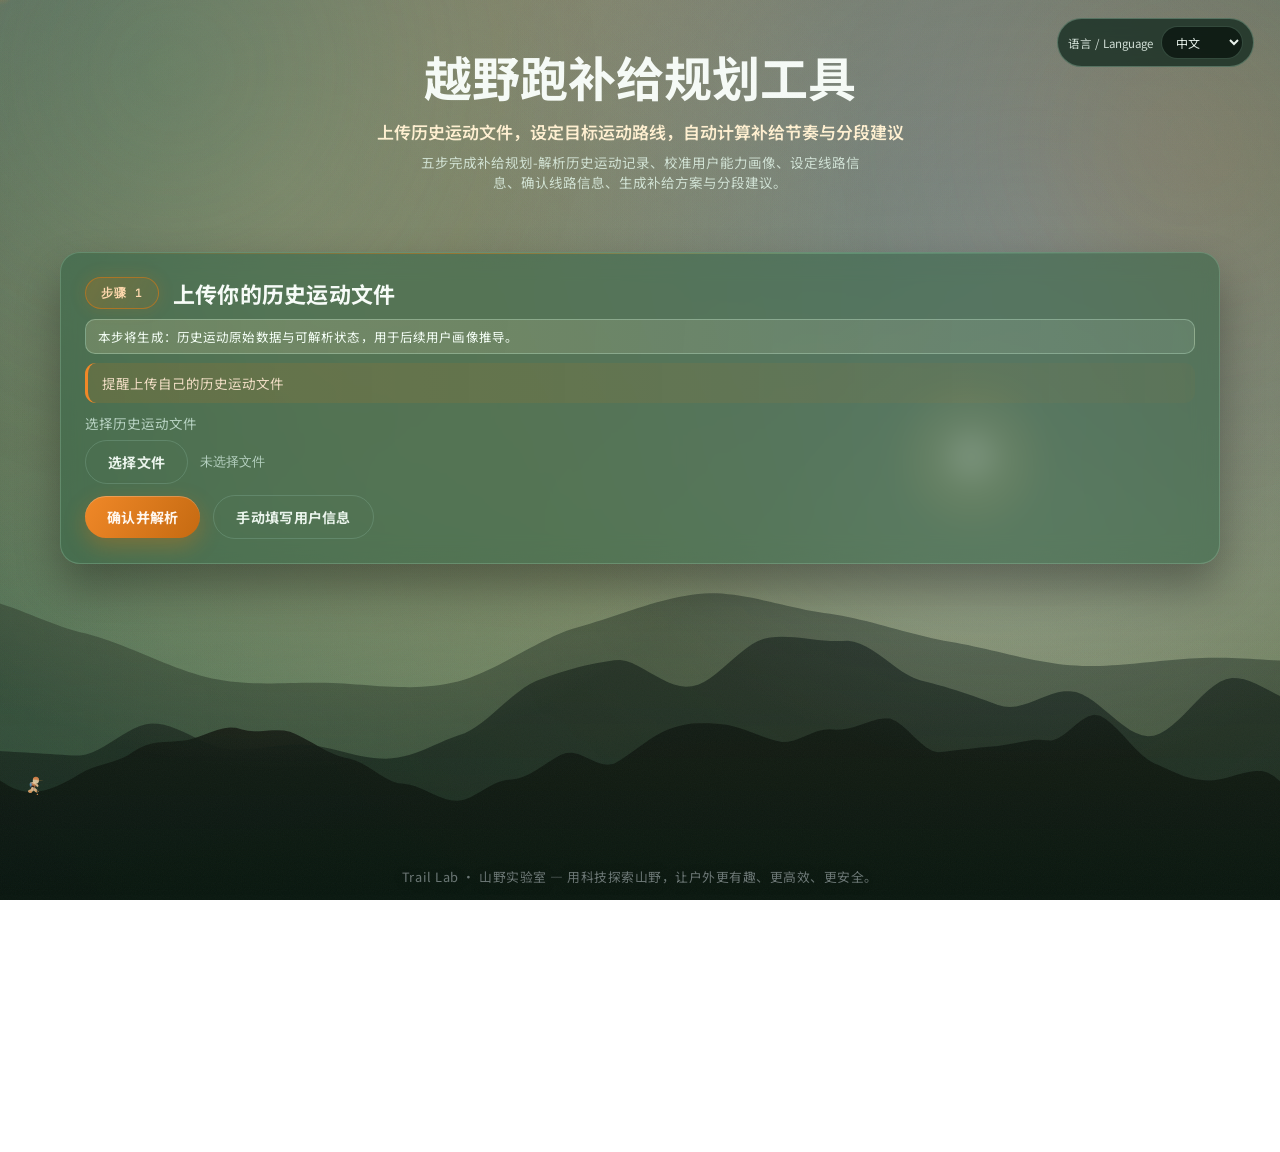
<file: index.html>
<!doctype html>
<html lang="zh-CN">
  <head>
    <meta charset="UTF-8" />
    <meta name="viewport" content="width=device-width, initial-scale=1.0" />
    <title>Trail Lab · Fuel Planner — 越野跑补给规划工具（Garmin FIT）</title>

    <!-- Primary SEO -->
    <meta name="description" content="Fuel Planner：上传 Garmin .FIT 历史运动文件，设定目标路线，用规则引擎自动计算越野跑补给节奏、碳水/液体/钠摄入量与分段补给建议。Trail Lab（山野实验室）Experiment #001 开源项目，浏览器本地解析，数据不上传。" />
    <meta name="keywords" content="trail running, ultramarathon, fueling, nutrition, Garmin, FIT file, 越野跑, 越野, 补给, 营养, 电解质, 碳水, 心率, Garmin FIT, trail, outdoor, 户外, sports science, run planner" />
    <meta name="author" content="Trail Lab (山野实验室) · marsdace" />
    <meta name="robots" content="index, follow, max-image-preview:large" />
    <meta name="theme-color" content="#1F3D2E" />
    <link rel="canonical" href="https://marsdace.github.io/trail-run-fuel-planner/" />
    <link rel="icon" type="image/png" href="./logo.png" />

    <!-- Open Graph (GitHub Pages / 社交分享) -->
    <meta property="og:type" content="website" />
    <meta property="og:site_name" content="Trail Lab · 山野实验室" />
    <meta property="og:title" content="Fuel Planner — 越野跑补给规划工具" />
    <meta property="og:description" content="上传 Garmin .FIT 文件，自动计算越野跑补给节奏、碳水/液体/钠摄入与分段补给建议。浏览器本地解析，数据不上传。" />
    <meta property="og:url" content="https://marsdace.github.io/trail-run-fuel-planner/" />
    <meta property="og:image" content="https://marsdace.github.io/trail-run-fuel-planner/logo.png" />
    <meta property="og:image:alt" content="Trail Lab Fuel Planner logo" />
    <meta property="og:locale" content="zh_CN" />

    <!-- Twitter Card -->
    <meta name="twitter:card" content="summary" />
    <meta name="twitter:title" content="Fuel Planner — Trail Lab 越野跑补给规划工具" />
    <meta name="twitter:description" content="用 Garmin FIT 数据规划越野跑补给：碳水、液体、钠、分段时间轴。" />
    <meta name="twitter:image" content="https://marsdace.github.io/trail-run-fuel-planner/logo.png" />

    <!-- Structured data (JSON-LD) -->
    <script type="application/ld+json">
    {
      "@context": "https://schema.org",
      "@type": "WebApplication",
      "name": "Fuel Planner",
      "url": "https://marsdace.github.io/trail-run-fuel-planner/",
      "applicationCategory": "SportsApplication",
      "operatingSystem": "Any (browser)",
      "author": {
        "@type": "Organization",
        "name": "Trail Lab (山野实验室)",
        "url": "https://github.com/marsdace/trail-run-fuel-planner"
      },
      "description": "Rule-based trail running fueling planner that parses Garmin FIT files locally and computes carb/fluid/sodium intake and segment fueling timelines."
    }
    </script>

    <link rel="preconnect" href="https://fonts.googleapis.com" />
    <link rel="preconnect" href="https://fonts.gstatic.com" crossorigin />
    <link
      href="https://fonts.googleapis.com/css2?family=Sora:wght@300;400;600;700;800&family=Noto+Sans+SC:wght@300;400;500;700;900&family=JetBrains+Mono:wght@400;600&display=swap"
      rel="stylesheet"
    />
    <link rel="stylesheet" href="./styles.css?v=20260905c" />
  </head>
  <body>
    <!-- 梦幻山野夜空背景层 -->
    <canvas id="bgCanvas" aria-hidden="true"></canvas>
    <div id="dayNightCycle" class="day-night-cycle" aria-hidden="true">
      <div class="cycle-layer day-layer"></div>
      <div class="cycle-layer dusk-layer"></div>
      <div class="cycle-layer night-layer"></div>
    </div>
    <div class="background-intro" aria-hidden="true">
      <div class="background-copy" id="backgroundHeroInner">
        <h1 id="heroTitle">越野跑补给规划工具 Trail run Fuel Planner</h1>
        <p class="hero-tagline" id="heroTagline">上传 FIT运动文件，自动计算补给节奏与分段建议</p>
        <p class="subtitle" id="heroSubtitle">五步完成补给规划-解析历史运动记录、校准用户能力画像、设定线路信息、确认线路信息、生成补给方案与分段建议。</p>
      </div>
    </div>
    <div class="bottom-intro" aria-hidden="true">
      <p class="intro-line intro-line-bottom" id="labIntro">Trail Lab · 山野实验室 — 用科技探索山野，让户外更有趣、更高效、更安全。</p>
    </div>
    <div class="floating-language-switcher">
      <label class="language-switcher">
        <span id="languageSwitcherLabel">语言 / Language</span>
        <select id="topLanguage">
          <option value="zh" selected>中文</option>
          <option value="en">English</option>
        </select>
      </label>
    </div>
    <div class="aurora aurora-a" aria-hidden="true"></div>
    <div class="aurora aurora-b" aria-hidden="true"></div>
    <div class="grain" aria-hidden="true"></div>

    <main class="app-shell">
      <div id="stepWorkspace" class="step-workspace">
      <span id="status" aria-live="polite"></span>
      <section class="panel step-panel is-active" id="step1Panel">
        <div class="step-heading">
          <span class="step-badge" id="stepBadge1">Step 1</span>
          <h2 id="step1Title">上传你的历史运动文件</h2>
        </div>
        <p class="step-purpose" id="stepHint1">本步将生成：历史运动原始数据与可解析状态，用于后续用户画像推导。</p>
        <p class="callout" id="step1Callout">提醒上传自己的历史运动文件</p>
        <div class="grid single">
          <label>
            <span id="activityFitLabel">选择历史运动文件</span>
            <div class="file-picker">
              <input id="fitFile" class="sr-only-file" type="file" accept=".fit,.gpx" />
              <button id="fitFileTrigger" class="ghost-btn" type="button">选择文件</button>
              <span id="fitFileName" class="file-name">未选择文件</span>
            </div>
          </label>
        </div>
        <div class="actions left">
          <button id="confirmStep1Btn" type="button">确认并解析</button>
          <button id="manualProfileBtn" type="button" class="ghost-btn">手动填写用户信息</button>
        </div>
      </section>

      <section class="panel step-panel is-hidden" id="step2Panel">
        <div class="step-heading">
          <span class="step-badge" id="stepBadge2">Step 2</span>
          <h2 id="step2Title">确认历史运动概括与 User Profile</h2>
        </div>
        <p class="step-purpose" id="stepHint2">本步将生成：可编辑 User Profile，用于规则引擎能力评估与风险判断。</p>
        <p class="note strong" id="step2Note">提醒：以下显示内容均为运动设备自带信息，如信息不适用，请手动去掉信息或更改。</p>
        <div class="step2-layout">
          <div class="profile-stage" id="profileStage" aria-hidden="true">
            <div class="profile-silhouette" id="profileSilhouette">
              <span class="silhouette-head"></span>
              <span class="silhouette-body"></span>
            </div>
            <div class="profile-pulse"></div>
            <div class="profile-stats">
              <span id="profileGenderTag">Gender</span>
              <span id="profileWeightTag">Weight -</span>
              <span id="profileHrTag">MaxHR -</span>
            </div>
          </div>
          <div class="subpanel summary-panel">
            <h3 id="activitySummaryTitle">历史运动概括</h3>
            <div id="activitySummaryEditor" class="kv-list"></div>
          </div>
          <div class="subpanel profile-panel">
            <h3 id="userProfileTitle">User Profile</h3>
            <div id="userProfileEditor" class="grid two"></div>
          </div>
        </div>
        <div class="subpanel profile-score-panel" id="profileScorePanel">
          <h3 id="profileScoreTitle">能力画像评分（六维）</h3>
          <div class="score-layout">
            <div class="score-radar" id="profileRadar"></div>
            <div class="score-side">
              <div class="score-cards" id="profileSpeedCards"></div>
            </div>
          </div>
          <div class="score-desc" id="profileScoreDesc"></div>
        </div>
        <div class="actions left">
          <button id="backStep2Btn" class="ghost-btn back-btn" type="button">返回上一步</button>
          <button id="confirmStep2Btn" type="button">确认活动信息</button>
        </div>
        <p class="step-footnote" id="step2Footnote">若以上画像与你的实际感受有较大出入，请返回第 1 步更换更能代表当前水平的运动文件，或修正输入参数（体重 / 最大心率 / ITRA / VO2max / HRV 等）。</p>
      </section>

      <section class="panel step-panel is-hidden" id="step3Panel">
        <div class="step-heading">
          <span class="step-badge" id="stepBadge3">Step 3</span>
          <h2 id="step3Title">目标路线参数 (Trail Only)</h2>
        </div>
        <p class="step-purpose" id="stepHint3">本步将生成：目标路线画像（距离、爬升、CP 与触发参数）。</p>
        <div class="mode-toggle" id="raceModeToggle">
          <button class="chip is-active" data-mode="manual" type="button" id="raceModeManualBtn">手动填写</button>
          <button class="chip" data-mode="fit" type="button" id="raceModeFitBtn">读取目标路线 FIT</button>
        </div>
        <div id="raceFitBlock" class="subpanel is-hidden">
          <h3 id="raceFitBlockTitle">读取目标路线 FIT/GPX</h3>
          <div class="grid single">
            <label>
              <span id="raceFitLabel">选择目标路线 FIT/GPX 文件</span>
              <div class="file-picker">
                <input id="raceFitFile" class="sr-only-file" type="file" accept=".fit,.gpx" />
                <button id="raceFitFileTrigger" class="ghost-btn" type="button">选择文件</button>
                <span id="raceFitFileName" class="file-name">未选择文件</span>
              </div>
            </label>
          </div>
          <div class="actions left">
            <button id="parseRaceFitBtn" type="button">读取目标路线 FIT/GPX</button>
          </div>

        </div>
        <div class="subpanel">
          <h3 id="raceParamsTitle">路线参数</h3>
          <div id="raceProfileEditor" class="grid two"></div>
        </div>
        <div class="actions left">
          <button id="backStep3Btn" class="ghost-btn back-btn" type="button">返回上一步</button>
          <button id="confirmStep3Btn" type="button">确认路线参数</button>
        </div>
      </section>

      <section class="panel step-panel is-hidden" id="step4Panel">
        <div class="step-heading">
          <span class="step-badge" id="stepBadge4">Step 4</span>
          <h2 id="step4Title">路线、海拔、补给点概况图</h2>
        </div>
        <p class="step-purpose" id="stepHint4">本步将生成：路线轮廓图与补给触发点，帮助你直观看到补给节奏。</p>
        <p class="note" id="step4Note">基于当前目标路线参数模拟生成，用于确认补给点分布与坡段结构。</p>
        <div id="routeOverview" class="chart-card"></div>
        <div class="legend" id="routeLegend">
          <span id="legendLine"><i class="dot line"></i>路线海拔轮廓</span>
          <span id="legendCp"><i class="dot cp"></i>CP / 补给站</span>
          <span id="legendClimbSeg"><i class="dot climb"></i>爬坡路段</span>
          <span id="legendDescentSeg"><i class="dot descent"></i>下降路段</span>
        </div>
        <div id="step4Supply" class="supply-panel"></div>
        <p class="step-footnote" id="step4ZoomTip">点击概况图可查看横版大图（缩放 / 拖拽 / 下载保存）</p>
        <div class="export-mask" id="largeChartMask" hidden></div>
        <div class="large-chart-sheet" id="largeChartSheet" hidden>
          <div class="large-chart-toolbar">
            <span class="large-chart-title" id="largeChartTitle">横版大图</span>
            <button type="button" class="mini-btn" id="largeChartZoomIn">＋</button>
            <button type="button" class="mini-btn" id="largeChartZoomOut">－</button>
            <button type="button" class="mini-btn" id="largeChartReset">复位</button>
            <button type="button" class="mini-btn" id="largeChartDownload">下载 PNG</button>
            <button type="button" class="mini-btn" id="largeChartClose">关闭</button>
          </div>
          <div class="large-chart-canvas-wrap" id="largeChartWrap">
            <canvas id="largeChartCanvas" width="3200" height="1300"></canvas>
          </div>
          <p class="step-footnote" id="largeChartTip">滚轮缩放 · 拖拽平移 · 下载保存</p>
        </div>
        <div class="actions left">
          <button id="backStep4Btn" class="ghost-btn back-btn" type="button">返回上一步</button>
          <button id="confirmStep4Btn" type="button">确认路线概况</button>
        </div>
      </section>

      <section class="panel step-panel is-hidden" id="step5Panel">
        <div class="step-heading">
          <span class="step-badge" id="stepBadge5">Step 5</span>
          <h2 id="step5Title">规则引擎输出</h2>
        </div>
        <p class="step-purpose" id="stepHint5">程序计算数值，输出可执行补给方案。</p>

        <div class="subpanel">
          <h3 id="planRoutePreviewTitle">路线概况</h3>
          <div class="plan-editor-route" id="planRoutePreview"></div>
        </div>

        <div class="subpanel plan-summary-panel">
          <h3><span id="planSummaryTitleText">补给方案</span><button id="planHelpBtn" type="button" class="field-info" role="note" tabindex="0" data-tooltip="">!</button> <button id="planCopyBtn" type="button" class="mini-btn">复制方案文本</button></h3>
          <div class="safety-banner" id="planSafetyBanner">安全提示：本方案为通用规则估算，非医疗建议；请结合自身体能、天气与肠胃耐受，在专业人士指导下调整，量力而行；使用者自行承担风险。</div>
          <div class="plan-editor-summary" id="planSummary"></div>
        </div>

        <div class="subpanel plan-checklist-panel">
          <h3 id="planChecklistTitle">出发自查清单</h3>
          <div class="plan-checklist" id="planChecklist"></div>
        </div>

        <div class="subpanel plan-editor" id="planEditorPanel">
          <h3 id="planEditorTitle">补给时间轴（可删减、更改）</h3>
          <div class="type-legend" id="planTypeLegend">
            <span class="type-swatch"><i class="swatch-dot self"></i>自补点</span>
            <span class="type-swatch"><i class="swatch-dot cp"></i>官方补给点</span>
          </div>
          <div class="plan-editor-toolbar">
            <span class="plan-editor-toolbar-tip" id="planToolbarTip">点 − / ＋ 调整数量；每行下方可插入补给点；清空自补点会保留官方补给点</span>
            <button id="planClearBtn" type="button" class="mini-btn">清空自补点</button>
          </div>
          <div class="plan-table" id="planTable"></div>
          <div class="plan-totals" id="planTotals"></div>
          <div class="plan-carry-warnings" id="planCarryWarnings"></div>
          <p class="note" id="planEditorHint">补给点可自由增删插行、编辑距离后自动重排并重算区间距离/爬升与合计；官方补给点可编辑“带出”物品，出发携带与各段带出会做校验，可用“一键补齐”。</p>
        </div>

        <div class="subpanel">
          <h3 id="planWarningsTitle">执行提醒</h3>
          <div id="engineHints" class="hint-list"></div>
        </div>

        <details class="subpanel debug-details">
          <summary id="debugTitle">调试信息（契约 JSON / 引擎明细）</summary>
          <h3 id="contractOutputTitle">Rule Contract JSON</h3>
          <pre id="contractOutput" class="output"></pre>
          <h3 id="engineOutputTitle">Rule Engine 输出</h3>
          <pre id="engineOutput" class="output"></pre>
        </details>

        <div class="actions left plan-export-row">
          <button id="planExportBtn" type="button" class="btn-primary">导出</button>
          <button id="backStep5Btn" class="ghost-btn back-btn" type="button">返回上一步</button>
        </div>

        <div class="export-mask" id="planExportMask" hidden></div>
        <div class="export-sheet" id="planExportSheet" hidden>
          <div class="export-sheet-title" id="exportSheetTitle">选择导出方式</div>
          <button type="button" class="export-option" data-mode="xlsx">
            <span class="export-option-name" id="exportOptXlsx">导出 xlsx 文件</span>
            <span class="export-option-desc" id="exportOptXlsxDesc">内容可编辑 + 线路海拔图 + 出门清单</span>
          </button>
          <button type="button" class="export-option" data-mode="image">
            <span class="export-option-name" id="exportOptImage">导出图片</span>
            <span class="export-option-desc" id="exportOptImageDesc">补给总览海报 · 便于查询 · 设置屏保</span>
          </button>
          <button type="button" class="export-option" data-mode="fit">
            <span class="export-option-name" id="exportOptFit">导出 FIT 路线</span>
            <span class="export-option-desc" id="exportOptFitDesc">路线轨迹 + 补给点航点（自补给点）</span>
          </button>
          <button type="button" class="export-option" data-mode="gpx">
            <span class="export-option-name" id="exportOptGpx">导出 GPX 路线</span>
            <span class="export-option-desc" id="exportOptGpxDesc">路线轨迹 + 补给点航点（自补给点）</span>
          </button>
          <button type="button" class="export-cancel" id="exportCancel">取消</button>
        </div>

        <details class="subpanel ai-planner-panel" id="aiPlannerPanel">
          <summary id="aiPlannerTitle">AI 解释（可选）</summary>
          <div class="ai-compact">
            <label>
              <span id="providerLabel">Provider</span>
              <select id="provider">
                <option value="mock" selected>mock</option>
                <option value="openai">openai</option>
                <option value="deepseek">deepseek</option>
                <option value="gemini">gemini</option>
              </select>
            </label>
            <label>
              <span id="modelLabel">Model</span>
              <select id="model">
                <option value="mock" selected>mock</option>
                <optgroup label="openai">
                  <option value="gpt-4o-mini" data-provider="openai">gpt-4o-mini</option>
                  <option value="gpt-4o" data-provider="openai">gpt-4o</option>
                  <option value="gpt-4.1-mini" data-provider="openai">gpt-4.1-mini</option>
                  <option value="gpt-4.1" data-provider="openai">gpt-4.1</option>
                </optgroup>
                <optgroup label="deepseek">
                  <option value="deepseek-v4-flash" data-provider="deepseek">deepseek-v4-flash</option>
                  <option value="deepseek-v4-pro" data-provider="deepseek">deepseek-v4-pro</option>
                </optgroup>
                <optgroup label="gemini">
                  <option value="gemini-2.0-flash" data-provider="gemini">gemini-2.0-flash</option>
                  <option value="gemini-1.5-flash" data-provider="gemini">gemini-1.5-flash</option>
                  <option value="gemini-1.5-pro" data-provider="gemini">gemini-1.5-pro</option>
                </optgroup>
              </select>
            </label>
            <label>
              <span id="apiKeyLabel">API Key</span>
              <input id="apiKey" type="password" placeholder="可留空使用 mock" />
            </label>
            <label>
              <span id="temperatureLabel">Temperature</span>
              <input id="temperature" type="number" min="0" max="1.5" step="0.1" value="0.6" />
            </label>
            <button id="runBtn" type="button" class="mini-btn ai-run">生成 AI 解释</button>
          </div>
          <p class="note" id="aiPlannerNote">提示：浏览器端调用第三方模型可能受 CORS 限制。若失败请先使用 mock 验证全流程。</p>
          <pre id="aiOutput" class="output ai-output"></pre>
        </details>
      </section>
      </div>

    </main>

    <script src="./bg.js?v=20260905c"></script>
    <script src="./gpx.js?v=20260905c"></script>
    <script src="./xlsx.js?v=20260905c"></script>
    <script src="./profile_score.js?v=20260905c"></script>
    <script src="./icons_data.js?v=20260905c"></script>
    <script src="./plan_editor.js?v=20260905c"></script>
    <script src="./poster.js?v=20260905c"></script>
    <script src="./app.js?v=20260905c"></script>
  </body>
</html>
</file>
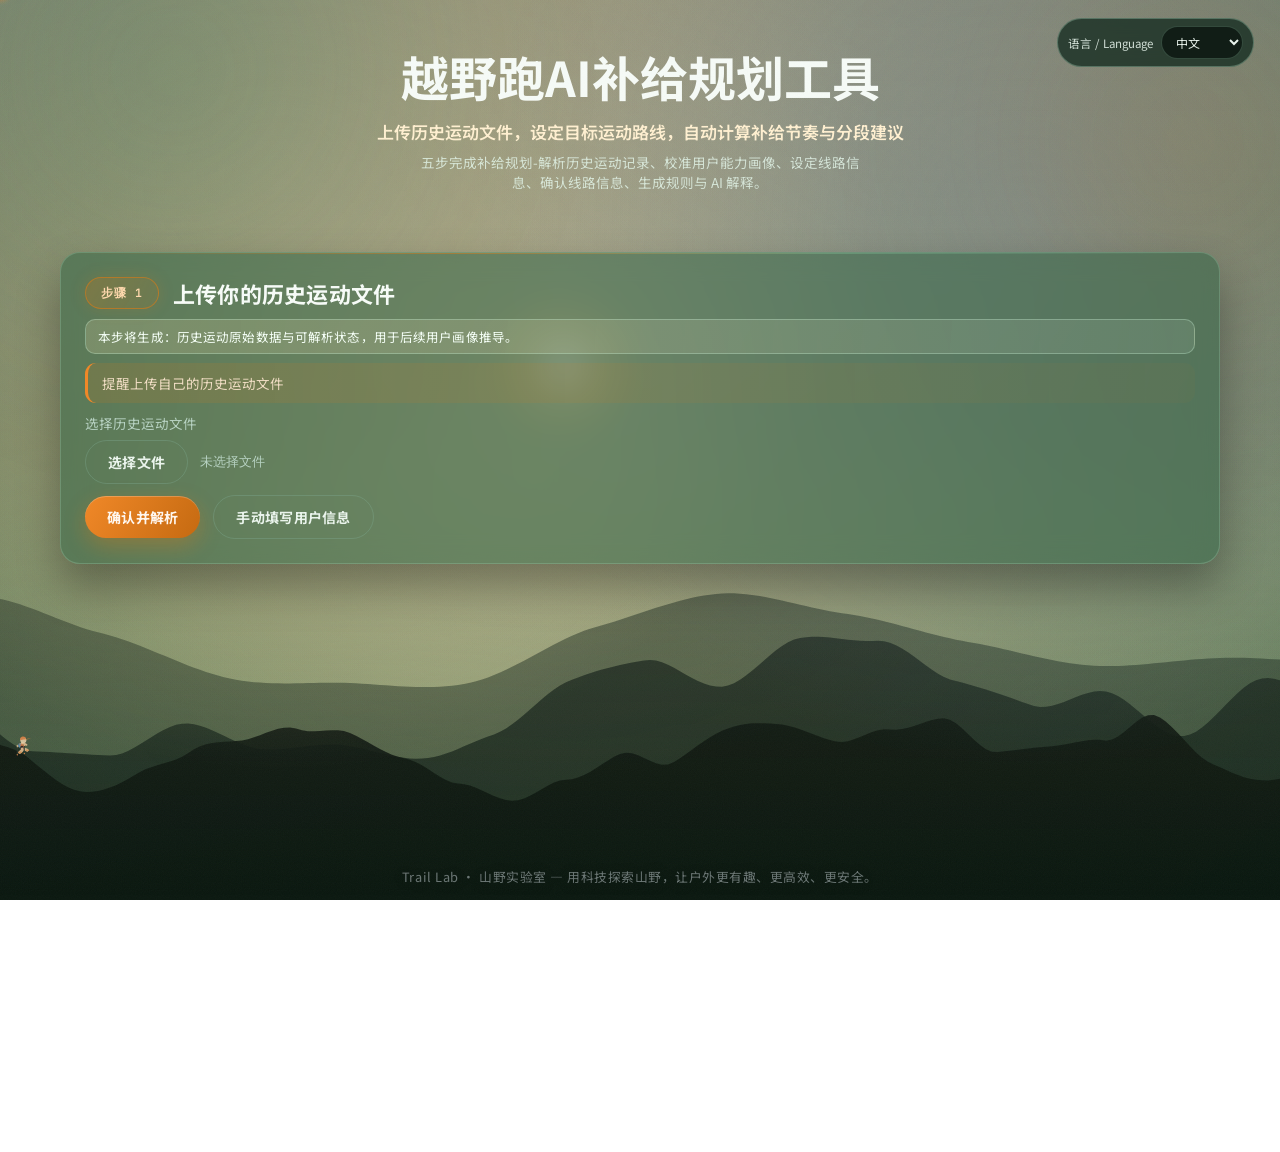
<file: web/index.html>
<!doctype html>
<html lang="zh-CN">
  <head>
    <meta charset="UTF-8" />
    <meta name="viewport" content="width=device-width, initial-scale=1.0" />
    <title>Trail Lab · 山野实验室 — AI Fuel Planner</title>
    <link rel="preconnect" href="https://fonts.googleapis.com" />
    <link rel="preconnect" href="https://fonts.gstatic.com" crossorigin />
    <link
      href="https://fonts.googleapis.com/css2?family=Sora:wght@300;400;600;700;800&family=Noto+Sans+SC:wght@300;400;500;700;900&family=JetBrains+Mono:wght@400;600&display=swap"
      rel="stylesheet"
    />
    <link rel="stylesheet" href="./styles.css?v=20260807p" />
  </head>
  <body>
    <!-- 梦幻山野夜空背景层 -->
    <canvas id="bgCanvas" aria-hidden="true"></canvas>
    <div id="dayNightCycle" class="day-night-cycle" aria-hidden="true">
      <div class="cycle-layer day-layer"></div>
      <div class="cycle-layer dusk-layer"></div>
      <div class="cycle-layer night-layer"></div>
    </div>
    <div class="background-intro" aria-hidden="true">
      <div class="background-copy" id="backgroundHeroInner">
        <h1 id="heroTitle">越野跑智能补给规划 AI Trail run Fuel Planner</h1>
        <p class="hero-tagline" id="heroTagline">上传 FIT运动文件，自动计算补给节奏与分段建议</p>
        <p class="subtitle" id="heroSubtitle">五步完成补给规划-解析历史运动记录、校准用户能力画像、设定线路信息、确认线路信息、生成规则与 AI 解释。</p>
      </div>
    </div>
    <div class="bottom-intro" aria-hidden="true">
      <p class="intro-line intro-line-bottom" id="labIntro">Trail Lab · 山野实验室 — 用科技探索山野，让户外更有趣、更高效、更安全。</p>
    </div>
    <div class="floating-language-switcher">
      <label class="language-switcher">
        <span id="languageSwitcherLabel">语言 / Language</span>
        <select id="topLanguage">
          <option value="zh" selected>中文</option>
          <option value="en">English</option>
        </select>
      </label>
    </div>
    <div class="aurora aurora-a" aria-hidden="true"></div>
    <div class="aurora aurora-b" aria-hidden="true"></div>
    <div class="grain" aria-hidden="true"></div>

    <main class="app-shell">
      <div id="stepWorkspace" class="step-workspace">
      <span id="status" aria-live="polite"></span>
      <section class="panel step-panel is-active" id="step1Panel">
        <div class="step-heading">
          <span class="step-badge" id="stepBadge1">Step 1</span>
          <h2 id="step1Title">上传你的历史运动文件</h2>
        </div>
        <p class="step-purpose" id="stepHint1">本步将生成：历史运动原始数据与可解析状态，用于后续用户画像推导。</p>
        <p class="callout" id="step1Callout">提醒上传自己的历史运动文件</p>
        <div class="grid single">
          <label>
            <span id="activityFitLabel">选择历史运动文件</span>
            <div class="file-picker">
              <input id="fitFile" class="sr-only-file" type="file" accept=".fit" />
              <button id="fitFileTrigger" class="ghost-btn" type="button">选择文件</button>
              <span id="fitFileName" class="file-name">未选择文件</span>
            </div>
          </label>
        </div>
        <div class="actions left">
          <button id="confirmStep1Btn" type="button">确认并解析</button>
          <button id="manualProfileBtn" type="button" class="ghost-btn">手动填写用户信息</button>
        </div>
      </section>

      <section class="panel step-panel is-hidden" id="step2Panel">
        <div class="step-heading">
          <span class="step-badge" id="stepBadge2">Step 2</span>
          <h2 id="step2Title">确认历史运动概括与 User Profile</h2>
        </div>
        <p class="step-purpose" id="stepHint2">本步将生成：可编辑 User Profile，用于规则引擎能力评估与风险判断。</p>
        <p class="note strong" id="step2Note">提醒：以下显示内容均为运动设备自带信息，如信息不适用，请手动去掉信息或更改。</p>
        <div class="step2-layout">
          <div class="profile-stage" id="profileStage" aria-hidden="true">
            <div class="profile-silhouette" id="profileSilhouette">
              <span class="silhouette-head"></span>
              <span class="silhouette-body"></span>
            </div>
            <div class="profile-pulse"></div>
            <div class="profile-stats">
              <span id="profileGenderTag">Gender</span>
              <span id="profileWeightTag">Weight -</span>
              <span id="profileHrTag">MaxHR -</span>
            </div>
          </div>
          <div class="subpanel summary-panel">
            <h3 id="activitySummaryTitle">历史运动概括</h3>
            <div id="activitySummaryEditor" class="kv-list"></div>
          </div>
          <div class="subpanel profile-panel">
            <h3 id="userProfileTitle">User Profile</h3>
            <div id="userProfileEditor" class="grid two"></div>
          </div>
        </div>
        <div class="actions left">
          <button id="backStep2Btn" class="ghost-btn back-btn" type="button">返回上一步</button>
          <button id="confirmStep2Btn" type="button">确认活动信息</button>
        </div>
      </section>

      <section class="panel step-panel is-hidden" id="step3Panel">
        <div class="step-heading">
          <span class="step-badge" id="stepBadge3">Step 3</span>
          <h2 id="step3Title">目标路线参数 (Trail Only)</h2>
        </div>
        <p class="step-purpose" id="stepHint3">本步将生成：目标路线画像（距离、爬升、CP 与触发参数）。</p>
        <div class="mode-toggle" id="raceModeToggle">
          <button class="chip is-active" data-mode="manual" type="button" id="raceModeManualBtn">手动填写</button>
          <button class="chip" data-mode="fit" type="button" id="raceModeFitBtn">读取目标路线 FIT</button>
        </div>
        <div id="raceFitBlock" class="subpanel is-hidden">
          <h3 id="raceFitBlockTitle">读取目标路线 FIT</h3>
          <div class="grid single">
            <label>
              <span id="raceFitLabel">选择目标路线 FIT 文件</span>
              <div class="file-picker">
                <input id="raceFitFile" class="sr-only-file" type="file" accept=".fit" />
                <button id="raceFitFileTrigger" class="ghost-btn" type="button">选择文件</button>
                <span id="raceFitFileName" class="file-name">未选择文件</span>
              </div>
            </label>
          </div>
          <div class="actions left">
            <button id="parseRaceFitBtn" type="button">读取目标路线 FIT</button>
          </div>

        </div>
        <div class="subpanel">
          <h3 id="raceParamsTitle">路线参数</h3>
          <div id="raceProfileEditor" class="grid two"></div>
        </div>
        <div class="actions left">
          <button id="backStep3Btn" class="ghost-btn back-btn" type="button">返回上一步</button>
          <button id="confirmStep3Btn" type="button">确认路线参数</button>
        </div>
      </section>

      <section class="panel step-panel is-hidden" id="step4Panel">
        <div class="step-heading">
          <span class="step-badge" id="stepBadge4">Step 4</span>
          <h2 id="step4Title">路线、海拔、补给点概况图</h2>
        </div>
        <p class="step-purpose" id="stepHint4">本步将生成：路线轮廓图与补给触发点，帮助你直观看到补给节奏。</p>
        <p class="note" id="step4Note">基于当前目标路线参数模拟生成，用于确认补给点分布与坡段结构。</p>
        <div id="routeOverview" class="chart-card"></div>
        <div class="legend" id="routeLegend">
          <span id="legendLine"><i class="dot line"></i>路线海拔轮廓</span>
          <span id="legendCp"><i class="dot cp"></i>CP / 补给站</span>
          <span id="legendClimbSeg"><i class="dot climb"></i>爬坡路段</span>
          <span id="legendDescentSeg"><i class="dot descent"></i>下降路段</span>
        </div>
        <div class="actions left">
          <button id="backStep4Btn" class="ghost-btn back-btn" type="button">返回上一步</button>
          <button id="confirmStep4Btn" type="button">确认路线概况</button>
        </div>
      </section>

      <section class="panel step-panel is-hidden" id="step5Panel">
        <div class="step-heading">
          <span class="step-badge" id="stepBadge5">Step 5</span>
          <h2 id="step5Title">规则引擎与 AI 解释</h2>
        </div>
        <p class="step-purpose" id="stepHint5">本步将生成：规则契约 JSON、补给定量输出与 AI 可执行解释。</p>
        <div class="subpanel">
          <h3 id="aiPlannerTitle">AI Planner (可选)</h3>
          <div class="grid two">
            <label>
              <span id="providerLabel">Provider</span>
              <select id="provider">
                <option value="mock" selected>mock</option>
                <option value="openai">openai</option>
                <option value="deepseek">deepseek</option>
                <option value="gemini">gemini</option>
              </select>
            </label>
            <label>
              <span id="modelLabel">Model</span>
              <input id="model" type="text" value="gpt-4o-mini" />
            </label>
            <label>
              <span id="apiKeyLabel">API Key (浏览器端明文，仅本地实验)</span>
              <input id="apiKey" type="password" placeholder="可留空使用 mock" />
            </label>
            <label>
              <span id="temperatureLabel">Temperature</span>
              <input id="temperature" type="number" min="0" max="1.5" step="0.1" value="0.6" />
            </label>
          </div>
          <p class="note" id="aiPlannerNote">提示：浏览器端调用第三方模型可能受 CORS 限制。若失败请先使用 mock 验证全流程。</p>
        </div>
        <div class="actions left">
          <button id="backStep5Btn" class="ghost-btn back-btn" type="button">返回上一步</button>
          <button id="runBtn" type="button">开始计算并生成解释</button>
        </div>
        <div class="grid single outputs">
          <section class="subpanel">
            <h3 id="contractOutputTitle">Rule Contract JSON</h3>
            <pre id="contractOutput" class="output"></pre>
          </section>
          <section class="subpanel">
            <h3 id="engineOutputTitle">Rule Engine 输出</h3>
            <pre id="engineOutput" class="output"></pre>
          </section>
          <section class="subpanel">
            <h3 id="aiOutputTitle">AI Planner 输出</h3>
            <pre id="aiOutput" class="output"></pre>
          </section>
        </div>
      </section>
      </div>

    </main>

    <script src="./bg.js?v=20260806u"></script>
    <script type="module" src="./app.js?v=20260807ac"></script>
  </body>
</html>
</file>
<file: styles.css>
/* ============================================================
   Trail Lab · 山野实验室 — Trail Run Fuel Planner
   深林绿 × 探索橙 × 山野夜空 · 户外极客实验室美学
   ============================================================ */

:root {
  --forest: #2f6b49;
  --forest-deep: #173826;
  --ember: #f08828;
  --ember-soft: #f7b054;
  --ember-deep: #c56a11;
  --ink: #f6fbf7;
  --muted: #b7d2c2;
  --line: rgba(171, 219, 189, 0.26);
  --panel: rgba(45, 98, 66, 0.5);
  --subpanel: rgba(35, 84, 57, 0.58);
  --cp: #4f9cf0;
  --supp: #ff9d36;
  --climb: #ff4f7e;
  --font-display: "Sora", "Noto Sans SC", "PingFang SC", "Microsoft YaHei", sans-serif;
  --font-body: "Noto Sans SC", "PingFang SC", "Microsoft YaHei", sans-serif;
  --font-mono: "JetBrains Mono", "SF Mono", "Menlo", "Consolas", monospace;
}

* {
  box-sizing: border-box;
}

html {
  scroll-behavior: smooth;
}

body {
  margin: 0;
  font-family: var(--font-body);
  color: var(--ink);
  background:
    radial-gradient(ellipse 75% 62% at 50% -10%, rgba(239, 195, 104, 0.33) 0%, transparent 60%),
    linear-gradient(168deg, #285f44 0%, #2f6b49 38%, #447958 72%, #315f46 100%);
  background-attachment: fixed;
  min-height: 100vh;
  overflow-x: hidden;
}

.day-night-cycle {
  position: fixed;
  inset: 0;
  z-index: 0;
  pointer-events: none;
  overflow: hidden;
}

.cycle-layer {
  position: absolute;
  inset: 0;
}

.day-layer {
  background: radial-gradient(circle at 22% 20%, rgba(255, 239, 182, 0.34), rgba(255, 239, 182, 0) 48%);
  animation: dayLayerCycle 34s linear infinite;
}

.dusk-layer {
  background: linear-gradient(180deg, rgba(255, 181, 112, 0.16) 0%, rgba(255, 145, 80, 0.11) 48%, rgba(40, 76, 55, 0) 100%);
  animation: duskLayerCycle 34s linear infinite;
}

.night-layer {
  background: radial-gradient(circle at 80% 24%, rgba(118, 148, 235, 0.2), rgba(118, 148, 235, 0) 45%), linear-gradient(180deg, rgba(25, 44, 68, 0.26) 0%, rgba(18, 38, 52, 0.18) 45%, rgba(22, 52, 36, 0) 100%);
  animation: nightLayerCycle 34s linear infinite;
}

@keyframes dayLayerCycle {
  0%,
  30% {
    opacity: 1;
  }
  50%,
  88% {
    opacity: 0.08;
  }
  100% {
    opacity: 1;
  }
}

@keyframes duskLayerCycle {
  0%,
  18% {
    opacity: 0.1;
  }
  35%,
  60% {
    opacity: 0.65;
  }
  80%,
  100% {
    opacity: 0.12;
  }
}

@keyframes nightLayerCycle {
  0%,
  40% {
    opacity: 0.06;
  }
  63%,
  84% {
    opacity: 0.92;
  }
  100% {
    opacity: 0.06;
  }
}

.background-intro {
  position: fixed;
  inset: 0;
  z-index: 2;
  pointer-events: none;
  display: grid;
  align-content: start;
  justify-items: center;
  padding-top: clamp(12px, 2.5vh, 30px);
}

.background-copy {
  width: min(780px, 90vw);
  text-align: center;
}

.background-copy .intro-line-main {
  margin: 0;
}

.background-copy .intro-line-flow {
  margin: 5px 0 0;
}

.background-copy #heroTitle {
  margin: clamp(12px, 2vh, 22px) 0 0;
  font-size: clamp(30px, 3.8vw, 48px);
  text-align: center;
}

.background-copy .hero-tagline {
  margin-top: 8px;
  color: #fff0d1;
}

.background-copy .subtitle {
  margin: 8px auto 0;
  color: rgba(229, 247, 235, 0.8);
}

/* 英文 hero 更紧凑，避免被主功能区域遮挡 */
html:lang(en) .background-copy #heroTitle {
  font-size: clamp(22px, 2.6vw, 34px);
  line-height: 1.16;
}

html:lang(en) .app-shell {
  margin-top: clamp(240px, 30vh, 330px);
}

.intro-line {
  font-size: clamp(11px, 1.15vw, 15px);
  letter-spacing: 0.04em;
  text-shadow: 0 2px 14px rgba(8, 24, 36, 0.42);
  color: rgba(238, 248, 255, 0.7);
}

/* 底部介绍 —— 固定在页面最底端 */
.bottom-intro {
  position: fixed;
  left: 0;
  right: 0;
  bottom: clamp(8px, 1.6vh, 18px);
  z-index: 2;
  pointer-events: none;
  text-align: center;
  padding: 0 16px;
}

.bottom-intro .intro-line-bottom {
  margin: 0;
  font-size: clamp(10px, 1vw, 13px);
  opacity: 0.6;
}
@keyframes introBreath {
  0%,
  100% {
    opacity: 0.72;
  }
  50% {
    opacity: 1;
  }
}

::selection {
  background: rgba(255, 122, 0, 0.4);
  color: #fff;
}

/* ---------------- 背景层 ---------------- */

#bgCanvas {
  position: fixed;
  inset: 0;
  z-index: 0;
  pointer-events: none;
}

.aurora {
  position: fixed;
  z-index: 0;
  pointer-events: none;
  border-radius: 50%;
  filter: blur(90px);
  opacity: 0.5;
  will-change: transform;
}

.aurora-a {
  width: 55vw;
  height: 55vw;
  top: -22vw;
  left: -14vw;
  background: radial-gradient(circle, rgba(46, 120, 82, 0.5) 0%, transparent 65%);
  animation: auroraDrift 26s ease-in-out infinite alternate;
}

.aurora-b {
  width: 46vw;
  height: 46vw;
  top: -12vw;
  right: -16vw;
  background: radial-gradient(circle, rgba(255, 122, 0, 0.3) 0%, transparent 65%);
  animation: auroraDrift 32s ease-in-out infinite alternate-reverse;
}

@keyframes auroraDrift {
  0% {
    transform: translate3d(0, 0, 0) scale(1);
  }
  50% {
    transform: translate3d(6vw, 4vw, 0) scale(1.12);
  }
  100% {
    transform: translate3d(-4vw, 7vw, 0) scale(0.94);
  }
}

.grain {
  position: fixed;
  inset: 0;
  z-index: 2;
  pointer-events: none;
  opacity: 0.05;
  background-image: url("data:image/svg+xml,%3Csvg xmlns='http://www.w3.org/2000/svg' width='120' height='120'%3E%3Cfilter id='n'%3E%3CfeTurbulence type='fractalNoise' baseFrequency='0.85' numOctaves='2'/%3E%3C/filter%3E%3Crect width='120' height='120' filter='url(%23n)' opacity='0.7'/%3E%3C/svg%3E");
}

/* ---------------- 布局骨架 ---------------- */

.app-shell {
  position: relative;
  z-index: 2;
  width: min(1160px, 92vw);
  margin: clamp(200px, 28vh, 320px) auto 72px;
  display: grid;
  gap: 18px;
}

/* ---------------- Hero ---------------- */

.hero {
  order: 2;
  position: relative;
  overflow: hidden;
  border-radius: 26px;
  padding: 26px clamp(22px, 4vw, 48px) 34px;
  border: 1px solid rgba(126, 168, 142, 0.28);
  background:
    radial-gradient(ellipse 52% 80% at 82% 22%, rgba(248, 190, 80, 0.2) 0%, transparent 58%),
    linear-gradient(135deg, rgba(41, 88, 60, 0.9) 0%, rgba(36, 75, 52, 0.86) 46%, rgba(49, 98, 68, 0.86) 100%);
  backdrop-filter: blur(14px);
  -webkit-backdrop-filter: blur(14px);
  box-shadow:
    0 30px 60px rgba(0, 0, 0, 0.45),
    inset 0 1px 0 rgba(255, 255, 255, 0.06);
}

.floating-language-switcher {
  position: fixed;
  top: 18px;
  right: clamp(10px, 2.6vw, 26px);
  z-index: 6;
}

.floating-language-switcher .language-switcher {
  gap: 8px;
  padding: 7px 10px;
  border-radius: 999px;
  background: rgba(14, 38, 27, 0.74);
  border: 1px solid rgba(176, 224, 195, 0.32);
  backdrop-filter: blur(8px);
  -webkit-backdrop-filter: blur(8px);
}

.floating-language-switcher .language-switcher span {
  color: rgba(236, 249, 241, 0.86);
  font-size: 11.5px;
}

.floating-language-switcher .language-switcher select {
  padding: 6px 10px;
  border-radius: 999px;
  font-size: 12px;
}

.hero::before {
  content: "";
  position: absolute;
  inset: 0;
  background:
    linear-gradient(rgba(140, 200, 165, 0.05) 1px, transparent 1px),
    linear-gradient(90deg, rgba(140, 200, 165, 0.05) 1px, transparent 1px);
  background-size: 44px 44px;
  mask-image: radial-gradient(ellipse 70% 80% at 30% 40%, black 0%, transparent 75%);
  -webkit-mask-image: radial-gradient(ellipse 70% 80% at 30% 40%, black 0%, transparent 75%);
  pointer-events: none;
}

.hero-topbar {
  position: relative;
  z-index: 3;
  display: flex;
  align-items: center;
  justify-content: space-between;
  gap: 16px;
  flex-wrap: wrap;
  margin-bottom: 8px;
}

.brand-mark {
  display: inline-flex;
  align-items: center;
  gap: 12px;
}

.brand-sigil {
  display: inline-flex;
  width: 42px;
  height: 42px;
  align-items: center;
  justify-content: center;
  border-radius: 13px;
  color: var(--ember-soft);
  background: linear-gradient(140deg, rgba(255, 122, 0, 0.16), rgba(255, 122, 0, 0.05));
  border: 1px solid rgba(255, 122, 0, 0.35);
  box-shadow: 0 0 22px rgba(255, 122, 0, 0.22);
  animation: sigilGlow 4.5s ease-in-out infinite;
}

.brand-sigil svg {
  width: 26px;
  height: 26px;
}

.sigil-sun {
  animation: sigilSun 4.5s ease-in-out infinite;
}

@keyframes sigilGlow {
  0%,
  100% {
    box-shadow: 0 0 16px rgba(255, 122, 0, 0.18);
  }
  50% {
    box-shadow: 0 0 30px rgba(255, 122, 0, 0.38);
  }
}

@keyframes sigilSun {
  0%,
  100% {
    opacity: 0.75;
  }
  50% {
    opacity: 1;
  }
}

.brand-text {
  font-family: var(--font-display);
  font-weight: 800;
  font-size: 19px;
  letter-spacing: 0.02em;
}

.brand-text em {
  font-style: normal;
  font-weight: 400;
  font-size: 13px;
  color: var(--muted);
  margin-left: 8px;
  letter-spacing: 0.14em;
}

.language-switcher {
  display: inline-flex;
  align-items: center;
  gap: 10px;
  font-size: 12.5px;
  color: var(--muted);
}

.language-switcher select {
  padding: 7px 12px;
  border-radius: 999px;
  font-size: 13px;
}

.hero-inner {
  position: relative;
  z-index: 2;
  display: grid;
  grid-template-columns: minmax(0, 1.45fr) minmax(0, 0.9fr);
  gap: 24px;
  align-items: center;
}

.eyebrow {
  display: inline-flex;
  align-items: center;
  gap: 10px;
  margin: 0 0 16px;
  text-transform: uppercase;
  letter-spacing: 0.22em;
  font-size: 11.5px;
  font-weight: 600;
  color: var(--ember-soft);
}

.eyebrow-pulse {
  width: 8px;
  height: 8px;
  border-radius: 50%;
  background: var(--ember);
  box-shadow: 0 0 0 0 rgba(255, 122, 0, 0.55);
  animation: pulseDot 2.2s ease-out infinite;
}

@keyframes pulseDot {
  0% {
    box-shadow: 0 0 0 0 rgba(255, 122, 0, 0.55);
  }
  70% {
    box-shadow: 0 0 0 12px rgba(255, 122, 0, 0);
  }
  100% {
    box-shadow: 0 0 0 0 rgba(255, 122, 0, 0);
  }
}

.hero h1 {
  margin: 0;
  font-family: var(--font-display);
  font-size: clamp(32px, 5.1vw, 58px);
  font-weight: 800;
  line-height: 1.02;
  letter-spacing: -0.02em;
  background: linear-gradient(115deg, #f4fbf5 30%, #ffd9ae 58%, var(--ember) 92%);
  -webkit-background-clip: text;
  background-clip: text;
  -webkit-text-fill-color: transparent;
  animation: titleSheen 7s ease-in-out infinite;
  background-size: 180% 100%;
}

@keyframes titleSheen {
  0%,
  100% {
    background-position: 0% 50%;
  }
  50% {
    background-position: 100% 50%;
  }
}

.hero-tagline {
  margin: 12px 0 0;
  font-size: clamp(14px, 1.45vw, 17px);
  font-weight: 600;
  color: #ffe2bb;
}

.subtitle {
  margin: 8px 0 0;
  font-size: 13.5px;
  color: var(--muted);
  max-width: 56ch;
  line-height: 1.55;
}

.hero-flow {
  display: inline-block;
  margin: 12px 0 0;
  padding: 9px 16px;
  border-radius: 10px;
  color: #9fe0bb;
  background: rgba(10, 22, 16, 0.65);
  border: 1px solid rgba(126, 200, 155, 0.2);
  font-family: var(--font-mono);
  font-size: 11.5px;
  letter-spacing: 0.03em;
  white-space: nowrap;
  overflow: hidden;
  max-width: 100%;
  text-overflow: ellipsis;
}

.hero-chips {
  display: flex;
  flex-wrap: wrap;
  gap: 9px;
  margin-top: 12px;
}

.hero-chip {
  padding: 6px 13px;
  border-radius: 999px;
  font-size: 12px;
  font-weight: 500;
  color: #cfe6d6;
  background: rgba(31, 61, 46, 0.5);
  border: 1px solid rgba(126, 168, 142, 0.3);
  transition: transform 0.25s ease, border-color 0.25s ease, box-shadow 0.25s ease;
}

.hero-chip:hover {
  transform: translateY(-2px);
  border-color: rgba(255, 122, 0, 0.55);
  box-shadow: 0 6px 18px rgba(255, 122, 0, 0.16);
}

.cp-marker {
  fill: #5cb9ff;
  stroke: #d7f2ff;
  stroke-width: 2;
  animation: cpBlink 2.4s ease-in-out infinite;
}

@keyframes cpBlink {
  0%,
  100% {
    opacity: 0.7;
    transform: scale(1);
  }
  50% {
    opacity: 1;
    transform: scale(1.25);
  }
}

.runner-sprite {
  position: absolute;
  width: 20px;
  height: 26px;
  transform-origin: center bottom;
  animation: runnerTraverse 9.4s linear infinite;
  z-index: 4;
  filter: drop-shadow(0 1px 4px rgba(0, 0, 0, 0.35));
}

.runner-head {
  position: absolute;
  left: 7px;
  top: 0;
  width: 7px;
  height: 7px;
  border-radius: 50%;
  background: #ffe8bd;
  box-shadow: 0 0 8px rgba(255, 223, 170, 0.55);
}

.runner-torso {
  position: absolute;
  left: 6px;
  top: 6px;
  width: 8px;
  height: 12px;
  border-radius: 5px;
  background: linear-gradient(180deg, #ffd58a, #f1a24a 70%, #dd7c2b);
  animation: torsoBounce 0.72s ease-in-out infinite;
}

.runner-leg {
  position: absolute;
  top: 16px;
  width: 3px;
  height: 10px;
  border-radius: 3px;
  background: #f6d9ab;
  transform-origin: top center;
  animation: legRun 0.36s ease-in-out infinite;
}

.runner-leg-a {
  left: 6px;
}

.runner-leg-b {
  left: 11px;
  animation-delay: 0.18s;
}

@keyframes torsoBounce {
  0%,
  100% {
    transform: translateY(0);
  }
  50% {
    transform: translateY(-1.4px);
  }
}

@keyframes runnerTraverse {
  0% {
    left: 8%;
    bottom: 12%;
    transform: translateY(0) rotate(-8deg);
  }
  12% {
    left: 18%;
    bottom: 18%;
    transform: translateY(-3px) rotate(-4deg);
  }
  25% {
    left: 31%;
    bottom: 24%;
    transform: translateY(-1px) rotate(3deg);
  }
  38% {
    left: 41%;
    bottom: 20%;
    transform: translateY(1px) rotate(-5deg);
  }
  54% {
    left: 56%;
    bottom: 30%;
    transform: translateY(-4px) rotate(4deg);
  }
  68% {
    left: 68%;
    bottom: 32%;
    transform: translateY(-2px) rotate(-2deg);
  }
  83% {
    left: 80%;
    bottom: 45%;
    transform: translateY(-4px) rotate(6deg);
  }
  100% {
    left: 91%;
    bottom: 54%;
    transform: translateY(-1px) rotate(-3deg);
  }
}

@keyframes legRun {
  0%,
  100% {
    transform: rotate(-20deg);
  }
  50% {
    transform: rotate(28deg);
  }
}

.deco-readout {
  position: absolute;
  padding: 9px 13px;
  border-radius: 11px;
  font-family: var(--font-mono);
  font-size: 11px;
  line-height: 1.55;
  color: #e4fff1;
  background: rgba(36, 84, 58, 0.74);
  border: 1px solid rgba(176, 220, 197, 0.4);
  box-shadow: 0 10px 26px rgba(0, 0, 0, 0.35);
  backdrop-filter: blur(6px);
}

.readout-a {
  top: 6%;
  right: 2%;
  animation: floaty 5.2s ease-in-out infinite;
}

.readout-b {
  bottom: 8%;
  left: 0%;
  color: #fff1d9;
  border-color: rgba(255, 204, 129, 0.42);
  animation: floaty 6.4s ease-in-out 0.8s infinite;
}

@keyframes floaty {
  0%,
  100% {
    transform: translateY(0);
  }
  50% {
    transform: translateY(-11px);
  }
}

.hero-scrollhint {
  position: relative;
  z-index: 2;
  display: flex;
  align-items: center;
  gap: 14px;
  margin-top: 8px;
}

.scrollhint-line {
  flex: 0 0 74px;
  height: 1px;
  background: linear-gradient(90deg, var(--ember), transparent);
  animation: lineFlow 2.6s ease-in-out infinite;
}

@keyframes lineFlow {
  0%,
  100% {
    opacity: 0.45;
  }
  50% {
    opacity: 1;
  }
}

.scrollhint-text {
  font-family: var(--font-mono);
  font-size: 10.5px;
  letter-spacing: 0.3em;
  color: var(--muted);
}

/* ---------------- 面板与入场动画 ---------------- */

.panel {
  position: relative;
  background: var(--panel);
  border: 1px solid var(--line);
  border-radius: 20px;
  padding: clamp(16px, 2vw, 24px);
  backdrop-filter: blur(12px);
  -webkit-backdrop-filter: blur(12px);
  box-shadow: 0 22px 44px rgba(0, 0, 0, 0.32);
  overflow: hidden;
  /* 入场初始态 */
  opacity: 0;
  transform: translateY(34px);
  transition: opacity 0.7s cubic-bezier(0.22, 1, 0.36, 1), transform 0.7s cubic-bezier(0.22, 1, 0.36, 1);
}

.step-workspace {
  order: 1;
  position: relative;
  min-width: 0;
  min-height: clamp(420px, 62vh, 760px);
}

.step-workspace .step-panel {
  position: relative;
}

.step-workspace .step-panel:not(.is-hidden) {
  animation: stepEnter 0.42s cubic-bezier(0.2, 0.9, 0.2, 1);
}

@keyframes stepEnter {
  from {
    opacity: 0;
    transform: translateY(14px) scale(0.985);
    filter: blur(4px);
  }
  to {
    opacity: 1;
    transform: translateY(0) scale(1);
    filter: blur(0);
  }
}

.panel.in-view {
  opacity: 1;
  transform: translateY(0);
}

.panel::before {
  content: "";
  position: absolute;
  top: 0;
  left: 0;
  right: 0;
  height: 1px;
  background: linear-gradient(90deg, transparent, rgba(255, 122, 0, 0.55), rgba(140, 220, 170, 0.4), transparent);
  opacity: 0.7;
}

.step-panel.is-hidden,
.subpanel.is-hidden {
  display: none;
}

.step-heading {
  display: flex;
  align-items: center;
  gap: 14px;
  margin-bottom: 10px;
}

.step-heading h2 {
  margin: 0;
  font-family: var(--font-display);
  font-size: clamp(18px, 2vw, 22px);
  font-weight: 700;
  letter-spacing: 0.01em;
}

.step-purpose {
  margin: 0 0 9px;
  padding: 7px 12px;
  border-radius: 10px;
  border: 1px solid rgba(191, 233, 204, 0.36);
  background: linear-gradient(95deg, rgba(244, 223, 172, 0.2), rgba(233, 250, 238, 0.1));
  font-size: 12.5px;
  color: #f5fff7;
  letter-spacing: 0.01em;
}

.step2-layout {
  display: grid;
  grid-template-columns: minmax(0, 1.15fr) minmax(0, 1fr);
  grid-template-rows: auto 1fr;
  gap: 12px;
  align-items: stretch;
}

/* L 型布局：用户能力画像占左列 + 底行，活动概况位于右上角 */
.step2-layout > .profile-stage {
  grid-column: 1;
  grid-row: 1;
  align-self: stretch;
}

.step2-layout > .summary-panel {
  grid-column: 2;
  grid-row: 1;
  align-self: stretch;
  margin-top: 0;
}

.step2-layout > .profile-panel {
  grid-column: 1 / -1;
  grid-row: 2;
  margin-top: 0;
}

.summary-panel .kv-list {
  grid-template-columns: repeat(2, minmax(0, 1fr));
}

.profile-panel {
  display: grid;
  gap: 10px;
}

.profile-stage {
  position: relative;
  min-height: 170px;
  border-radius: 14px;
  border: 1px solid rgba(184, 232, 199, 0.34);
  background: linear-gradient(160deg, rgba(60, 123, 88, 0.5), rgba(48, 102, 72, 0.54));
  overflow: hidden;
}

.profile-silhouette {
  position: absolute;
  left: 18px;
  bottom: 0;
  width: 112px;
  height: 152px;
  filter: drop-shadow(0 10px 18px rgba(16, 40, 26, 0.4));
}

.silhouette-head {
  position: absolute;
  top: 0;
  left: 34px;
  width: 44px;
  height: 44px;
  border-radius: 50%;
  background: linear-gradient(145deg, rgba(248, 236, 199, 0.94), rgba(241, 205, 145, 0.88));
}

.silhouette-body {
  position: absolute;
  top: 40px;
  left: 18px;
  width: 78px;
  height: 110px;
  border-radius: 18px 18px 28px 28px;
  background: linear-gradient(150deg, rgba(246, 148, 58, 0.95), rgba(201, 104, 20, 0.9));
}

.profile-silhouette.is-female .silhouette-body {
  border-radius: 20px 20px 40px 40px;
  clip-path: polygon(22% 0%, 78% 0%, 100% 100%, 0% 100%);
}

.profile-silhouette.is-nonbinary .silhouette-body {
  background: linear-gradient(145deg, rgba(100, 186, 255, 0.88), rgba(74, 138, 214, 0.92));
}

.profile-pulse {
  position: absolute;
  left: 14px;
  bottom: 16px;
  width: 120px;
  height: 120px;
  border-radius: 50%;
  border: 1px solid rgba(228, 247, 236, 0.28);
  animation: profilePulse 2.8s ease-out infinite;
}

@keyframes profilePulse {
  0% {
    transform: scale(0.72);
    opacity: 0.9;
  }
  100% {
    transform: scale(1.18);
    opacity: 0;
  }
}

.profile-stats {
  position: absolute;
  right: 14px;
  top: 14px;
  display: grid;
  gap: 8px;
}

.profile-stats span {
  display: inline-block;
  min-width: 146px;
  padding: 6px 10px;
  border-radius: 999px;
  border: 1px solid rgba(233, 250, 240, 0.34);
  background: rgba(24, 56, 38, 0.42);
  font-family: var(--font-mono);
  font-size: 11.5px;
  color: #ecfff4;
  text-align: center;
}

.subpanel h3 {
  margin: 0;
  font-family: var(--font-display);
  font-size: 15px;
  font-weight: 600;
  color: #d8ecdd;
  letter-spacing: 0.03em;
}

.step-badge {
  position: relative;
  display: inline-flex;
  align-items: center;
  justify-content: center;
  min-width: 74px;
  padding: 7px 13px;
  border-radius: 999px;
  background: linear-gradient(120deg, rgba(255, 122, 0, 0.2), rgba(255, 122, 0, 0.08));
  border: 1px solid rgba(255, 122, 0, 0.45);
  color: #ffd9ae;
  font-family: var(--font-mono);
  font-size: 11.5px;
  font-weight: 600;
  letter-spacing: 0.1em;
  text-transform: uppercase;
  box-shadow: 0 0 18px rgba(255, 122, 0, 0.14);
}

.subpanel {
  position: relative;
  background: var(--subpanel);
  border: 1px solid rgba(126, 168, 142, 0.2);
  border-radius: 15px;
  padding: 16px;
  margin-top: 12px;
  transition: border-color 0.3s ease, box-shadow 0.3s ease, transform 0.3s ease;
}

.subpanel:hover {
  border-color: rgba(255, 122, 0, 0.32);
  box-shadow: 0 12px 30px rgba(0, 0, 0, 0.28), 0 0 24px rgba(255, 122, 0, 0.06);
}

.grid {
  display: grid;
  gap: 13px;
}

.grid.two {
  grid-template-columns: repeat(2, minmax(0, 1fr));
}

.grid.single {
  grid-template-columns: 1fr;
}

/* 用户能力画像：左列 = HRV / HRV 状态 / ITRA / UTMB；心率区间在右列跨 3 行，与左列三字段同高 */
#userProfileEditor .field-row[data-row-key="hrv"],
#userProfileEditor .field-row[data-row-key="hrvStatus"] {
  grid-column: 1;
}

#userProfileEditor .field-row[data-row-key="hrvStatus"] {
  grid-row: 4;
  align-self: stretch;
}

#userProfileEditor .field-row[data-row-key="itraPoints"] {
  grid-column: 1;
  grid-row: 5;
  align-self: stretch;
}

#userProfileEditor .field-row[data-row-key="utmbPoints"] {
  grid-column: 1;
  grid-row: 6;
  align-self: stretch;
}

#userProfileEditor .field-row[data-row-key="heartRateZones"] {
  grid-column: 2;
  grid-row: 4 / 7;
}

/* 用户能力画像：字段顶部对齐（不随同排高字段拉伸），输入框统一高度、宽度自然 */
#userProfileEditor .field-row {
  align-self: start;
}

#userProfileEditor input[data-field],
#userProfileEditor select[data-field],
#userProfileEditor .hrzone-input {
  height: 42px;
  box-sizing: border-box;
}

.auto-fit {
  align-items: start;
}

label {
  display: grid;
  gap: 7px;
  font-size: 13.5px;
  color: var(--muted);
}

.field-help {
  font-size: 12px;
  color: var(--muted);
}

.field-info {
  display: inline-flex;
  align-items: center;
  justify-content: center;
  width: 16px;
  height: 16px;
  border-radius: 50%;
  border: 1px solid rgba(126, 168, 142, 0.55);
  background: rgba(24, 56, 38, 0.62);
  color: #d8ecdd;
  font-size: 11px;
  font-weight: 700;
  line-height: 1;
  cursor: help;
  position: relative;
  flex: 0 0 auto;
}

.field-info::after {
  content: attr(data-tooltip);
  position: absolute;
  left: 50%;
  bottom: calc(100% + 9px);
  transform: translateX(-50%) translateY(4px);
  width: max-content;
  max-width: 280px;
  padding: 9px 11px;
  border-radius: 9px;
  background: rgba(9, 20, 14, 0.97);
  border: 1px solid rgba(126, 168, 142, 0.45);
  color: #e9f3ec;
  font-size: 12px;
  font-weight: 400;
  line-height: 1.5;
  text-align: left;
  white-space: normal;
  box-shadow: 0 10px 26px rgba(0, 0, 0, 0.4);
  z-index: 40;
  pointer-events: none;
  opacity: 0;
  visibility: hidden;
  transition: opacity 0.16s ease, transform 0.16s ease, visibility 0.16s;
}

.field-info:hover::after,
.field-info:focus::after {
  opacity: 1;
  visibility: visible;
  transform: translateX(-50%) translateY(0);
}

.hint-list {
  display: flex;
  flex-direction: column;
  gap: 8px;
  margin-top: 4px;
  min-width: 0;
}

.hint-row {
  display: flex;
  align-items: flex-start;
  gap: 8px;
  padding: 7px 9px;
  border-radius: 8px;
  background: rgba(255, 138, 31, 0.08);
  border-left: 3px solid rgba(255, 138, 31, 0.6);
  font-size: 12.5px;
  line-height: 1.55;
  color: #e6eee8;
  min-width: 0;
}

.hint-row span {
  min-width: 0;
  overflow-wrap: anywhere;
}

.hint-row.mismatch {
  background: rgba(255, 138, 31, 0.16);
  border-left: 4px solid #ff8a1f;
  font-weight: 600;
  color: #ffe1bd;
}

.hint-row .field-info {
  margin-top: 2px;
}

.mini-btn {
  margin-left: 10px;
  padding: 3px 10px;
  border: 1px solid rgba(255, 138, 31, 0.55);
  border-radius: 6px;
  background: rgba(255, 138, 31, 0.1);
  color: #ff9a3c;
  font-size: 12px;
  cursor: pointer;
  vertical-align: middle;
}

input,
select,
button,
textarea {
  font: inherit;
}

input,
select,
textarea {
  border: 1px solid rgba(126, 168, 142, 0.32);
  background: rgba(9, 18, 13, 0.72);
  border-radius: 11px;
  padding: 10px 12px;
  color: #e9f3ec;
  transition: border-color 0.25s ease, box-shadow 0.25s ease, background 0.25s ease;
}

input:hover,
select:hover,
textarea:hover {
  border-color: rgba(126, 168, 142, 0.55);
}

input:focus,
select:focus,
textarea:focus {
  outline: none;
  border-color: var(--ember);
  box-shadow: 0 0 0 3px rgba(255, 122, 0, 0.2), 0 0 20px rgba(255, 122, 0, 0.1);
  background: rgba(12, 22, 16, 0.85);
}

textarea {
  min-height: 90px;
  resize: vertical;
}

.actions {
  display: flex;
  align-items: center;
  gap: 13px;
  margin-top: 11px;
}

.actions.left {
  justify-content: flex-start;
}

/* ---------------- 按钮 ---------------- */

button {
  position: relative;
  border: none;
  border-radius: 999px;
  padding: 11px 22px;
  background: linear-gradient(120deg, var(--ember) 0%, var(--ember-deep) 100%);
  color: #fff7ef;
  font-weight: 700;
  font-size: 14px;
  letter-spacing: 0.02em;
  cursor: pointer;
  overflow: hidden;
  box-shadow: 0 8px 22px rgba(255, 122, 0, 0.28), inset 0 1px 0 rgba(255, 255, 255, 0.22);
  transition: transform 0.22s ease, box-shadow 0.22s ease, filter 0.22s ease;
}

button::after {
  content: "";
  position: absolute;
  top: 0;
  left: -80%;
  width: 55%;
  height: 100%;
  background: linear-gradient(100deg, transparent, rgba(255, 255, 255, 0.35), transparent);
  transform: skewX(-20deg);
  transition: left 0.55s ease;
}

button:hover {
  transform: translateY(-2px);
  filter: brightness(1.07);
  box-shadow: 0 12px 30px rgba(255, 122, 0, 0.4), inset 0 1px 0 rgba(255, 255, 255, 0.25);
}

button:hover::after {
  left: 130%;
}

button:active {
  transform: translateY(0);
}

button:disabled {
  opacity: 0.55;
  cursor: wait;
  transform: none;
}

#status {
  position: sticky;
  top: 0;
  z-index: 30;
  display: block;
  white-space: pre-line;
  margin: 0 0 14px;
  padding: 10px 14px;
  font-size: 13.5px;
  line-height: 1.5;
  color: var(--ink);
  background: linear-gradient(90deg, rgba(30, 66, 47, 0.94), rgba(30, 66, 47, 0.86));
  border-left: 3px solid var(--ember);
  border-radius: 0 0 10px 10px;
  box-shadow: 0 6px 18px rgba(10, 26, 18, 0.35);
  backdrop-filter: blur(8px);
}

#status:empty {
  display: none;
}

#status.is-error {
  color: #ffe4de;
  background: linear-gradient(90deg, rgba(74, 30, 26, 0.94), rgba(74, 30, 26, 0.86));
  border-left-color: #ff6b5e;
}

.callout {
  margin: 0 0 10px;
  padding: 10px 14px;
  border-left: 3px solid var(--ember);
  background: linear-gradient(90deg, rgba(255, 122, 0, 0.12), rgba(255, 122, 0, 0.03));
  border-radius: 11px;
  color: #f0ddc4;
  font-size: 13.5px;
}

.note {
  margin: 10px 0 0;
  color: var(--muted);
  font-size: 13px;
  line-height: 1.6;
}

.note.strong {
  margin: 0 0 13px;
  padding: 10px 13px;
  border-radius: 10px;
  background: rgba(79, 156, 240, 0.08);
  border: 1px solid rgba(79, 156, 240, 0.22);
  color: #b9d4ee;
}

/* ---------------- 模式切换 Chip ---------------- */

.mode-toggle {
  display: flex;
  gap: 10px;
  margin-bottom: 6px;
}

.chip {
  background: rgba(31, 61, 46, 0.55);
  border: 1px solid rgba(126, 168, 142, 0.3);
  color: #cfe3d5;
  box-shadow: none;
  font-weight: 600;
}

.chip::after {
  display: none;
}

.chip:hover {
  border-color: rgba(255, 122, 0, 0.5);
  box-shadow: 0 8px 20px rgba(0, 0, 0, 0.25);
}

.chip.is-active {
  background: linear-gradient(120deg, var(--ember), var(--ember-deep));
  border-color: transparent;
  color: #fff7ef;
  box-shadow: 0 8px 22px rgba(255, 122, 0, 0.3);
}

/* ---------------- KV 数据卡 ---------------- */

.kv-list {
  display: grid;
  grid-template-columns: repeat(2, minmax(0, 1fr));
  gap: 10px;
  margin-top: 12px;
}

.kv-item {
  padding: 11px 12px;
  border-radius: 11px;
  border: 1px solid rgba(126, 168, 142, 0.2);
  background: rgba(12, 22, 17, 0.6);
  transition: border-color 0.25s ease, transform 0.25s ease;
}

.kv-item:hover {
  border-color: rgba(255, 122, 0, 0.4);
  transform: translateY(-2px);
}

.kv-key {
  display: block;
  font-size: 11.5px;
  letter-spacing: 0.04em;
  color: var(--muted);
}

.kv-value {
  display: block;
  margin-top: 4px;
  font-family: var(--font-mono);
  font-weight: 600;
  font-size: 14px;
  color: #ffe0bd;
}

/* ---------------- 图表卡 ---------------- */

.chart-card {
  border-radius: 15px;
  border: 1px solid rgba(126, 168, 142, 0.22);
  background:
    radial-gradient(ellipse 90% 60% at 50% 0%, rgba(31, 61, 46, 0.5) 0%, transparent 70%),
    linear-gradient(180deg, rgba(15, 27, 21, 0.92) 0%, rgba(11, 20, 15, 0.95) 100%);
  padding: 14px;
  min-height: 360px;
  margin-top: 12px;
}

.chart-wrap {
  display: grid;
  gap: 12px;
}

.chart-meta {
  display: flex;
  flex-wrap: wrap;
  gap: 8px;
}

.pill {
  border-radius: 999px;
  background: rgba(31, 61, 46, 0.6);
  border: 1px solid rgba(126, 168, 142, 0.28);
  color: #d8ebdf;
  padding: 6px 12px;
  font-family: var(--font-mono);
  font-size: 11.5px;
  font-weight: 600;
}

/* 步骤四：路线概况图下载按钮 */
.download-chart-btn {
  margin-left: auto;
  display: inline-flex;
  align-items: center;
  justify-content: center;
  width: 30px;
  height: 30px;
  border-radius: 50%;
  border: 1px solid rgba(255, 122, 0, 0.55);
  background: rgba(31, 61, 46, 0.6);
  color: #ffb066;
  font-size: 15px;
  line-height: 1;
  cursor: pointer;
  transition: background 0.15s ease, transform 0.15s ease;
}

.download-chart-btn:hover {
  background: rgba(255, 122, 0, 0.2);
  transform: scale(1.08);
}

.legend {
  display: flex;
  gap: 16px;
  flex-wrap: wrap;
  margin-top: 13px;
  font-size: 13px;
  color: var(--muted);
}

.dot {
  display: inline-block;
  width: 10px;
  height: 10px;
  border-radius: 999px;
  margin-right: 7px;
  box-shadow: 0 0 8px currentColor;
}

.dot.line {
  background: var(--ember);
  color: var(--ember);
}

.dot.cp {
  background: var(--cp);
  color: var(--cp);
}

.dot.supplemental {
  background: var(--supp);
  color: var(--supp);
}

.dot.climb {
  background: var(--climb);
  color: var(--climb);
}

.dot.descent {
  background: var(--cp);
  color: var(--cp);
}

/* ---------------- 输出终端 ---------------- */

.outputs {
  margin-top: 4px;
}

.outputs > .subpanel {
  min-width: 0;
}

.output {
  margin: 10px 0 0;
  border-radius: 12px;
  border: 1px solid rgba(126, 168, 142, 0.22);
  background: rgba(7, 14, 10, 0.85);
  min-height: 72px;
  max-height: 360px;
  overflow: auto;
  padding: 14px;
  font-family: var(--font-mono);
  font-size: 12.5px;
  line-height: 1.55;
  color: #b8e6c6;
}

.output::-webkit-scrollbar {
  width: 8px;
  height: 8px;
}

.output::-webkit-scrollbar-thumb {
  background: rgba(126, 168, 142, 0.3);
  border-radius: 999px;
}

/* ---------------- 文件选择 ---------------- */

.file-picker {
  display: flex;
  align-items: center;
  gap: 12px;
  flex-wrap: wrap;
}

.sr-only-file {
  position: absolute;
  width: 1px;
  height: 1px;
  padding: 0;
  margin: -1px;
  overflow: hidden;
  clip: rect(0, 0, 0, 0);
  white-space: nowrap;
  border: 0;
}

.ghost-btn {
  background: transparent;
  border: 1px solid rgba(126, 168, 142, 0.4);
  color: #eaf4ec;
  box-shadow: none;
}

.back-btn {
  border-style: dashed;
  border-width: 1px;
  opacity: 0.92;
}

.ghost-btn:hover {
  border-color: var(--ember);
  color: #ffd8b4;
  box-shadow: 0 8px 22px rgba(255, 122, 0, 0.14);
}

.file-name {
  color: var(--muted);
  font-family: var(--font-mono);
  font-size: 12.5px;
}

/* ---------------- 表单字段（app.js 动态生成） ---------------- */

.field-row {
  display: grid;
  gap: 6px;
}

.field-topline {
  display: inline-flex;
  align-items: center;
  gap: 8px;
  color: var(--ink);
  font-size: 13.5px;
}

.field-topline input[type="checkbox"] {
  width: 16px;
  height: 16px;
  margin: 0;
  accent-color: var(--ember);
}

.hrzone-list {
  display: grid;
  gap: 6px;
}

.hrzone-line {
  display: grid;
  grid-template-columns: minmax(0, 1fr) 96px 96px;
  gap: 8px;
  align-items: center;
  padding-left: 14px;
}

.hrzone-head {
  display: grid;
  grid-template-columns: minmax(0, 1fr) 96px 96px;
  gap: 8px;
  align-items: center;
  padding-left: 14px;
  font-size: 11.5px;
  color: var(--muted);
  letter-spacing: 0.03em;
}

/* 步骤三：官方补给点列表（cplist）——flex 双列独立高度
   左列（普通字段）与右列（官方补给点/爬升路段）互不共享行高，
   避免路段很多时把「预计湿度」与「线路备注」之间挤出大空档 */
#raceProfileEditor {
  display: flex;
  gap: 24px;
  align-items: flex-start;
}

#raceProfileEditor .editor-col-left,
#raceProfileEditor .editor-col-right {
  flex: 1 1 0;
  min-width: 0;
  display: grid;
  gap: 14px;
  align-content: start;
}

#raceProfileEditor .field-row {
  align-self: start;
}

/* 右列两字段纵向排列：官方补给点在上，爬升/下降路段紧随其后 */
#raceProfileEditor .editor-col-right {
  grid-template-rows: auto auto;
}

/* 步骤三：输入框统一高度，避免被右侧高字段拉伸 */
#raceProfileEditor input[data-field],
#raceProfileEditor select[data-field] {
  height: 42px;
  box-sizing: border-box;
}

.cplist {
  display: grid;
  gap: 6px;
}

.cp-head,
.cpline {
  display: grid;
  gap: 6px;
  align-items: center;
}

.cp-head {
  font-size: 11.5px;
  color: var(--muted);
  letter-spacing: 0.02em;
}

.cp-input {
  width: 100%;
  min-width: 0;
  height: 42px;
  box-sizing: border-box;
}

.cp-remove {
  width: 26px;
  height: 26px;
  padding: 0;
  display: inline-flex;
  align-items: center;
  justify-content: center;
  border-radius: 8px;
  background: rgba(255, 122, 0, 0.12);
  border: 1px solid rgba(255, 122, 0, 0.35);
  color: #ffd9ae;
  font-size: 15px;
  line-height: 1;
  cursor: pointer;
}

.cp-add {
  justify-self: start;
  margin-top: 4px;
}

.hrzone-name {
  min-width: 0;
  font-size: 13px;
  color: var(--ink);
  white-space: nowrap;
  overflow: hidden;
  text-overflow: ellipsis;
}

.hrzone-input {
  width: 100%;
  text-align: left;
  padding: 10px 12px;
}

.inline-grid {
  display: grid;
  grid-template-columns: repeat(2, minmax(0, 1fr));
  gap: 10px;
}

/* ---------------- 图表内 SVG 文本 ---------------- */

svg text {
  font-family: var(--font-mono);
  fill: #8fa89a;
}

/* ---------------- 页脚 ---------------- */

.site-footer {
  text-align: center;
  padding: 26px 12px 8px;
  color: var(--muted);
  font-size: 13px;
  opacity: 0;
  transform: translateY(20px);
  transition: opacity 0.7s ease, transform 0.7s ease;
}

.site-footer.in-view {
  opacity: 1;
  transform: translateY(0);
}

.site-footer p {
  margin: 6px 0;
}

.site-footer span {
  color: #ffd9ae;
  font-weight: 500;
}

.footer-creed {
  font-family: var(--font-mono);
  font-size: 11px;
  letter-spacing: 0.08em;
  opacity: 0.7;
}

/* ---------------- 响应式 ---------------- */

@media (max-width: 900px) {
  .step2-layout,
  .hero-inner {
    grid-template-columns: 1fr;
  }

  .step2-layout > .profile-stage,
  .step2-layout > .summary-panel,
  .step2-layout > .profile-panel {
    grid-column: auto;
    grid-row: auto;
  }

  .background-copy {
    width: 92vw;
  }

  .background-copy #heroTitle {
    margin-top: 28px;
  }

  .hero-deco {
    height: 210px;
    order: -1;
    opacity: 0.92;
  }

  .profile-stage {
    min-height: 190px;
  }

  .day-night-cycle {
    clip-path: inset(0 0 16% 0);
  }

  .intro-line-main {
    font-size: 10px;
    max-width: calc(100vw - 28px);
    line-height: 1.25;
  }

  .intro-line-flow {
    font-size: 7.8px;
    max-width: calc(100vw - 26px);
    letter-spacing: 0.07em;
    line-height: 1.3;
  }

  .floating-language-switcher {
    top: 10px;
    right: 10px;
  }
}

@media (max-width: 820px) {
  .grid.two,
  .kv-list,
  .inline-grid {
    grid-template-columns: 1fr;
  }

  #raceProfileEditor {
    flex-direction: column;
  }

  #raceProfileEditor .editor-col-left,
  #raceProfileEditor .editor-col-right {
    flex: none;
    grid-template-rows: none;
  }

  .summary-panel .kv-list {
    grid-template-columns: 1fr;
  }

  .app-shell {
    margin-top: 248px;
  }

  .hero-flow {
    white-space: normal;
  }
}

/* ---------------- 动效降级 ---------------- */

@media (prefers-reduced-motion: reduce) {
  *,
  *::before,
  *::after {
    animation-duration: 0.001s !important;
    animation-iteration-count: 1 !important;
    transition-duration: 0.15s !important;
  }

  .panel,
  .site-footer {
    opacity: 1;
    transform: none;
  }
}

/* ============================================================
   能力评分面板（Step2 · 六维）
   ============================================================ */
.profile-score-panel {
  margin-top: 18px;
}
.score-layout {
  display: grid;
  grid-template-columns: minmax(220px, 340px) 1fr;
  gap: 18px;
  align-items: center;
  margin-top: 8px;
}
.score-radar {
  width: 100%;
  max-width: 420px;
}
.score-radar svg {
  display: block;
  width: 100%;
  height: auto;
}
.score-side {
  display: flex;
  flex-direction: column;
  gap: 10px;
}
.score-total {
  font-family: var(--font-display);
  font-size: 58px;
  font-weight: 800;
  line-height: 1;
  background: linear-gradient(120deg, #ffb066, var(--ember));
  -webkit-background-clip: text;
  background-clip: text;
  color: transparent;
}
.score-level {
  font-size: 18px;
  font-weight: 700;
  color: #ffd9ae;
  letter-spacing: 0.04em;
}
.score-cards {
  display: flex;
  flex-wrap: wrap;
  gap: 10px;
}
.score-card {
  display: inline-flex;
  flex-direction: column;
  gap: 2px;
  padding: 9px 13px;
  border-radius: 11px;
  border: 1px solid rgba(126, 168, 142, 0.28);
  background: rgba(9, 18, 13, 0.6);
}
.score-card b {
  font-size: 16px;
  color: var(--ink);
}
.score-card i {
  font-style: normal;
  font-size: 12px;
  color: var(--muted);
}
.score-card.muted {
  color: var(--muted);
  font-size: 13px;
}
.score-desc {
  display: flex;
  flex-direction: column;
  gap: 6px;
  margin-top: 14px;
}
.score-desc-line {
  padding: 8px 11px;
  border-left: 3px solid rgba(255, 122, 0, 0.45);
  background: rgba(31, 61, 46, 0.4);
  border-radius: 0 9px 9px 0;
  font-size: 13px;
  line-height: 1.6;
  color: #e3efe7;
}

/* ============================================================
   补给时间轴编辑器（Step5）
   ============================================================ */
.plan-editor {
  margin-top: 20px;
}
.plan-editor-toolbar {
  display: flex;
  flex-wrap: wrap;
  gap: 8px;
  margin: 12px 0 4px;
}
.plan-table {
  display: flex;
  flex-direction: column;
  gap: 6px;
  margin-top: 10px;
  min-width: 0;
  overflow-x: auto;
}
.pe-head,
.pe-row {
  display: grid;
  grid-template-columns: minmax(0, 0.7fr) minmax(0, 0.9fr) minmax(0, 0.9fr) minmax(0, 1.1fr) minmax(0, 1.3fr) minmax(0, 1.2fr) minmax(0, 0.9fr) minmax(0, 1.2fr) minmax(0, 1.4fr) minmax(0, 1.1fr) minmax(0, 0.7fr);
  gap: 6px;
  align-items: center;
  min-width: 1040px;
}
.pe-head {
  padding: 0 6px 4px;
  font-size: 11.5px;
  font-weight: 600;
  color: var(--muted);
  letter-spacing: 0.02em;
}
.pe-row {
  position: relative;
  padding: 8px 6px;
  border-radius: 11px;
  border: 1px solid rgba(126, 168, 142, 0.2);
  background: rgba(9, 18, 13, 0.55);
}
.pe-row.is-cp {
  background: rgba(255, 122, 0, 0.09);
  border-color: rgba(255, 122, 0, 0.35);
}
.pe-row.has-error {
  border-color: rgba(255, 107, 94, 0.7);
}
.pe-input {
  min-width: 0;
  padding: 6px 8px;
  font-size: 12.5px;
  text-align: center;
}
.pe-input.pe-km {
  font-weight: 700;
  color: #ffd9ae;
}
.pe-select {
  min-width: 0;
  padding: 6px 6px;
  font-size: 12.5px;
}
.pe-stepper {
  display: flex;
  align-items: center;
  gap: 2px;
  flex-shrink: 0;
}
.pe-step {
  flex-shrink: 0;
  padding: 4px 7px;
  font-size: 13px;
  border-radius: 6px;
  background: rgba(31, 61, 46, 0.7);
  border: 1px solid rgba(126, 168, 142, 0.3);
  color: #d8ebdf;
  box-shadow: none;
  cursor: pointer;
}
.pe-step:hover {
  background: rgba(255, 122, 0, 0.25);
  border-color: rgba(255, 122, 0, 0.5);
}
.pe-num {
  min-width: 0;
  padding: 5px 4px;
  font-size: 12.5px;
}
.pe-takeout {
  display: flex;
  flex-wrap: wrap;
  gap: 3px;
  align-items: center;
}
.pe-chip {
  display: inline-block;
  padding: 2px 7px;
  border-radius: 999px;
  font-size: 11px;
  color: #fff;
  background: color-mix(in srgb, var(--c, #9BA8B4) 82%, #000);
  white-space: nowrap;
}
/* 补给品/装备图标（与小程序 assets/icons 同步） */
.pe-ico {
  display: inline-block;
  width: 15px;
  height: 15px;
  border-radius: 4px;
  object-fit: cover;
  vertical-align: -2px;
  margin-right: 4px;
}
.pe-lib-icon {
  display: flex;
  align-items: center;
  justify-content: center;
  min-height: 44px;
  margin: 0 0 4px 0;
}
.pe-lib-ico {
  width: 44px;
  height: 44px;
  border-radius: 10px;
  object-fit: cover;
}
.pe-seg {
  font-size: 11px;
  color: var(--muted);
  text-align: center;
  white-space: nowrap;
}
.pe-ops {
  display: flex;
  gap: 4px;
}
.pe-insert,
.pe-del {
  flex-shrink: 0;
  padding: 3px 8px;
  font-size: 14px;
  border-radius: 7px;
  box-shadow: none;
  cursor: pointer;
}
.pe-insert {
  background: rgba(79, 156, 240, 0.18);
  border: 1px solid rgba(79, 156, 240, 0.5);
  color: #9cc9ff;
}
.pe-del {
  background: rgba(255, 107, 94, 0.14);
  border: 1px solid rgba(255, 107, 94, 0.5);
  color: #ffb3ac;
}
.pe-err {
  position: absolute;
  right: 8px;
  bottom: -4px;
  font-size: 10.5px;
  color: #ffb3ac;
}
.pe-libmini {
  padding: 3px 8px;
  border-radius: 7px;
  border: 1px solid rgba(255, 122, 0, 0.45);
  background: rgba(255, 122, 0, 0.1);
  color: #ffb066;
  font-size: 12px;
  box-shadow: none;
  cursor: pointer;
}
.plan-totals {
  display: flex;
  flex-wrap: wrap;
  gap: 10px;
  margin-top: 12px;
  padding: 10px 12px;
  border-radius: 11px;
  background: rgba(31, 61, 46, 0.5);
  border: 1px solid rgba(126, 168, 142, 0.22);
}
.pe-total {
  font-size: 13px;
  color: var(--muted);
}
.pe-total b {
  color: #ffd9ae;
  font-size: 15px;
  margin-left: 4px;
}
.plan-carry-warnings {
  display: flex;
  flex-direction: column;
  gap: 6px;
  margin-top: 10px;
}
.pe-cw-title {
  font-size: 13px;
  font-weight: 700;
  color: #ffd9ae;
}
.pe-cw-row {
  padding: 7px 10px;
  border-radius: 8px;
  background: rgba(255, 107, 94, 0.12);
  border-left: 3px solid rgba(255, 107, 94, 0.7);
  font-size: 12.5px;
  color: #ffd6d1;
}
.pe-cw-ok {
  padding: 7px 10px;
  border-radius: 8px;
  background: rgba(107, 203, 119, 0.1);
  border-left: 3px solid rgba(107, 203, 119, 0.7);
  font-size: 12.5px;
  color: #bff0c6;
}
.plan-checklist {
  margin-top: 12px;
  padding: 12px;
  border-radius: 11px;
  background: rgba(9, 18, 13, 0.5);
  border: 1px solid rgba(126, 168, 142, 0.2);
}
.pe-chk-title {
  font-size: 13px;
  font-weight: 700;
  color: #ffd9ae;
  margin-bottom: 8px;
}
.pe-chk-body {
  display: flex;
  flex-direction: column;
  gap: 8px;
}
.pe-chk-group {
  display: flex;
  flex-wrap: wrap;
  gap: 6px;
  align-items: center;
}
.pe-chk-group-label {
  font-size: 12px;
  color: var(--muted);
  margin-right: 4px;
}
.plan-editor-export {
  display: flex;
  align-items: center;
  gap: 10px;
  flex-wrap: wrap;
  margin-top: 14px;
}
.plan-editor-export .note {
  margin: 0;
}

/* 安全提示横幅 + 补给点类型图例（对齐小程序 result 页） */
.safety-banner {
  margin-top: 12px;
  padding: 9px 12px;
  border-radius: 10px;
  font-size: 12px;
  line-height: 1.5;
  color: rgba(255, 196, 196, 0.9);
  background: rgba(255, 107, 94, 0.08);
  border: 1px solid rgba(255, 107, 94, 0.28);
}
.type-legend {
  display: flex;
  flex-wrap: wrap;
  gap: 16px;
  margin-top: 12px;
  font-size: 12px;
  color: var(--muted);
}
.type-swatch {
  display: inline-flex;
  align-items: center;
  gap: 6px;
}
.swatch-dot {
  width: 12px;
  height: 12px;
  border-radius: 4px;
  display: inline-block;
}
.swatch-dot.self {
  background: rgba(45, 212, 191, 0.55);
  border: 1px solid rgba(45, 212, 191, 0.8);
}
.swatch-dot.cp {
  background: rgba(255, 122, 0, 0.55);
  border: 1px solid rgba(255, 122, 0, 0.8);
}

/* ---------------- 补给库弹层 ---------------- */
.pe-overlay {
  position: fixed;
  inset: 0;
  z-index: 200;
  display: flex;
  align-items: center;
  justify-content: center;
  background: rgba(5, 12, 8, 0.72);
  backdrop-filter: blur(3px);
  padding: 20px;
}
.pe-modal {
  width: min(720px, 94vw);
  max-height: 86vh;
  overflow: auto;
  border-radius: 16px;
  border: 1px solid rgba(126, 168, 142, 0.35);
  background: linear-gradient(180deg, #14301f, #0e2117);
  box-shadow: 0 30px 70px rgba(0, 0, 0, 0.5);
}
.pe-modal-head {
  display: flex;
  align-items: center;
  justify-content: space-between;
  padding: 16px 20px;
  border-bottom: 1px solid rgba(126, 168, 142, 0.22);
}
.pe-modal-head h3 {
  margin: 0;
  font-size: 16px;
  color: #e9f3ec;
}
.pe-modal-close {
  background: rgba(255, 107, 94, 0.14);
  border: 1px solid rgba(255, 107, 94, 0.45);
  color: #ffb3ac;
  width: 30px;
  height: 30px;
  padding: 0;
  border-radius: 8px;
  box-shadow: none;
  font-size: 16px;
}
.pe-modal-body {
  padding: 16px 20px 22px;
}
.pe-lib-title {
  font-size: 13px;
  font-weight: 700;
  color: #ffd9ae;
  margin: 14px 0 8px;
}
.pe-lib-grid {
  display: grid;
  grid-template-columns: repeat(auto-fill, minmax(140px, 1fr));
  gap: 8px;
}
.pe-lib-item {
  position: relative;
  display: flex;
  flex-direction: column;
  gap: 3px;
  align-items: flex-start;
  padding: 10px 12px;
  border-radius: 10px;
  border: 1px solid color-mix(in srgb, var(--c, #9BA8B4) 55%, transparent);
  background: color-mix(in srgb, var(--c, #9BA8B4) 14%, #0e2117);
  box-shadow: none;
  text-align: left;
  cursor: pointer;
  transition: transform 0.12s ease, border-color 0.12s ease;
}
.pe-lib-item:hover {
  transform: translateY(-1px);
  border-color: var(--c, #9BA8B4);
}
.pe-lib-del {
  position: absolute;
  top: 6px;
  right: 6px;
  width: 20px;
  height: 20px;
  line-height: 18px;
  text-align: center;
  border-radius: 50%;
  font-size: 13px;
  color: #ffb3ac;
  background: rgba(255, 107, 94, 0.18);
  border: 1px solid rgba(255, 107, 94, 0.55);
  cursor: pointer;
}
.pe-lib-del:hover {
  background: rgba(255, 107, 94, 0.4);
  color: #fff;
}
.pe-lib-name {
  font-size: 13.5px;
  font-weight: 600;
  color: #eef6f0;
}
.pe-lib-nutri {
  font-size: 11px;
  color: var(--muted);
}
.pe-custom-grid {
  display: grid;
  grid-template-columns: repeat(3, 1fr);
  gap: 10px;
  margin: 12px 0;
}
.pe-field {
  display: flex;
  flex-direction: column;
  gap: 5px;
  font-size: 12.5px;
  color: var(--muted);
}
.pe-colors {
  display: flex;
  flex-wrap: wrap;
  gap: 6px;
}
.pe-lib-tabs {
  display: flex;
  gap: 8px;
  margin: 4px 0 12px;
}
.pe-lib-tab {
  padding: 6px 16px;
  border-radius: 999px;
  font-size: 13px;
  color: var(--muted);
  background: rgba(31, 61, 46, 0.55);
  border: 1px solid rgba(126, 168, 142, 0.28);
  box-shadow: none;
  cursor: pointer;
}
.pe-lib-tab.active {
  color: #ffe2bb;
  background: rgba(255, 122, 0, 0.18);
  border-color: rgba(255, 122, 0, 0.55);
}
.pe-color {
  width: 24px;
  height: 24px;
  border-radius: 50%;
  border: 2px solid transparent;
  box-shadow: none;
  cursor: pointer;
}
.pe-color.is-picked {
  border-color: #fff;
}

@media (max-width: 760px) {
  .score-layout {
    grid-template-columns: 1fr;
  }
  .pe-head,
  .pe-row {
    grid-template-columns: minmax(0, 0.7fr) minmax(0, 0.9fr) minmax(0, 1fr) minmax(0, 1.2fr) minmax(0, 1.1fr) minmax(0, 0.9fr) minmax(0, 1.1fr) minmax(0, 1fr);
    min-width: 720px;
  }
  .pe-head span:nth-child(5),
  .pe-head span:nth-child(9),
  .pe-head span:nth-child(10),
  .pe-row .pe-takeout,
  .pe-row .pe-seg {
    display: none;
  }
  .pe-custom-grid {
    grid-template-columns: repeat(2, 1fr);
  }
}

/* ============================================================
   补给时间轴编辑器增强（方案摘要 / extra / checklist 动作）
   ============================================================ */
.plan-editor-summary {
  margin-top: 10px;
  padding: 12px 14px;
  border-radius: 12px;
  background: linear-gradient(120deg, rgba(31, 61, 46, 0.75), rgba(15, 27, 21, 0.85));
  border: 1px solid rgba(255, 122, 0, 0.28);
  display: flex;
  flex-direction: column;
  gap: 10px;
}
.pe-summary-head {
  display: flex;
  align-items: baseline;
  justify-content: space-between;
  gap: 12px;
  flex-wrap: wrap;
}
.pe-summary-finish {
  font-size: 15px;
  color: var(--muted);
}
.pe-summary-finish b {
  font-size: 26px;
  font-weight: 800;
  color: #ffb066;
  margin: 0 8px;
}
.pe-summary-finish i {
  font-style: normal;
  font-size: 12.5px;
  color: var(--muted);
}
.pe-summary-race {
  font-size: 13px;
  color: #cfe3d5;
  font-family: var(--font-mono);
}
.pe-summary-hourly {
  display: grid;
  grid-template-columns: repeat(4, 1fr);
  gap: 8px;
}
.pe-hourly-card {
  display: flex;
  flex-direction: column;
  gap: 2px;
  padding: 9px 10px;
  border-radius: 10px;
  background: rgba(9, 18, 13, 0.6);
  border: 1px solid rgba(126, 168, 142, 0.22);
}
.pe-hourly-card b {
  font-size: 17px;
  color: #ffd9ae;
}
.pe-hourly-card i {
  font-style: normal;
  font-size: 12px;
  color: var(--muted);
}
.pe-hourly-card em {
  font-style: normal;
  font-size: 11px;
  color: #9fb8a8;
}
.pe-summary-prepost {
  display: flex;
  flex-direction: column;
  gap: 3px;
  font-size: 12.5px;
  color: #cfe3d5;
  line-height: 1.5;
}
.pe-summary-prepost span {
  padding-left: 10px;
  border-left: 2px solid rgba(255, 122, 0, 0.4);
}
.pe-chip-extra {
  background: color-mix(in srgb, var(--c, #9BA8B4) 62%, #000);
  outline: 1px dashed rgba(255, 255, 255, 0.25);
}
.pe-chips-sep {
  display: inline-block;
  width: 1px;
  height: 14px;
  background: rgba(126, 168, 142, 0.3);
  margin: 0 3px;
}
.pe-chk-actions {
  display: flex;
  gap: 8px;
  margin-top: 8px;
}

/* 出发携带超建议上限提示（不再截断，仅提示） */
.pe-chk-warn {
  margin-top: 10px;
  padding: 9px 12px;
  border-radius: 10px;
  background: rgba(255, 182, 92, 0.08);
  border: 1px solid rgba(255, 182, 92, 0.35);
}
.pe-chk-warn-title {
  font-size: 12.5px;
  font-weight: 700;
  color: #ffd9ae;
  margin-bottom: 4px;
}
.pe-chk-warn-item {
  font-size: 12px;
  color: #ffcf8e;
  line-height: 1.5;
}

@media (max-width: 760px) {
  .pe-summary-hourly {
    grid-template-columns: repeat(2, 1fr);
  }
}

/* ============================================================
   细节功能：清单步进 / 带出步进 / CP 关门时间 / 类型单元
   ============================================================ */
.pe-chip-item {
  display: inline-flex;
  align-items: center;
  gap: 2px;
}
.pe-step-sm {
  padding: 1px 5px;
  font-size: 12px;
  border-radius: 5px;
}
.pe-type-cell {
  display: flex;
  flex-direction: column;
  gap: 3px;
  min-width: 0;
}
.pe-cutoff {
  font-size: 10.5px;
  color: #ffd9ae;
  background: rgba(255, 122, 0, 0.12);
  border: 1px solid rgba(255, 122, 0, 0.3);
  border-radius: 5px;
  padding: 1px 5px;
  white-space: nowrap;
  text-align: center;
}

/* Step5 顶部路线概况小图预览 */
.plan-editor-route {
  margin-top: 10px;
  padding: 8px;
  border-radius: 12px;
  background: rgba(9, 18, 13, 0.55);
  border: 1px solid rgba(126, 168, 142, 0.2);
}
.plan-editor-route svg {
  display: block;
  width: 100%;
  height: auto;
}

/* Step5 底部 AI 功能区（补给策略在上、AI 可选在下） */
.ai-planner-panel {
  margin-top: 28px;
  border-top: 2px solid rgba(126, 168, 142, 0.28);
}

/* ============================================================
   Step5 小程序布局同步（2026-09-01）
   面板顺序：路线概况 → 补给方案 → 出发自查清单 → 补给时间轴 → 执行提醒 → 导出
   ============================================================ */
.plan-summary-panel,
.plan-checklist-panel {
  margin-top: 20px;
}
.plan-summary-panel .plan-editor-summary {
  margin-top: 10px;
}
.plan-checklist-panel .plan-checklist {
  margin-top: 0;
}
.plan-summary-panel h3,
.plan-checklist-panel h3 {
  display: flex;
  align-items: center;
  gap: 10px;
}

/* 调试折叠面板（契约 JSON / 引擎明细，默认收起） */
.debug-details {
  margin-top: 20px;
}
.debug-details summary {
  cursor: pointer;
  font-weight: 700;
  color: var(--muted);
  padding: 4px 0;
}
.debug-details[open] .output {
  margin-top: 8px;
}

/* 导出行：单按钮 + 抽屉 */
.plan-export-row {
  margin-top: 24px;
}
.plan-export-row .btn-primary {
  min-width: 180px;
}
.export-mask {
  position: fixed;
  inset: 0;
  background: rgba(3, 8, 5, 0.6);
  z-index: 500;
}
.export-sheet {
  position: fixed;
  left: 0;
  right: 0;
  bottom: 0;
  z-index: 501;
  display: flex;
  flex-direction: column;
  gap: 8px;
  padding: 18px 20px calc(18px + env(safe-area-inset-bottom));
  background: #101c15;
  border-top: 1px solid rgba(255, 122, 0, 0.35);
  border-radius: 18px 18px 0 0;
  box-shadow: 0 -8px 30px rgba(0, 0, 0, 0.45);
  max-width: 720px;
  margin: 0 auto;
}
.export-sheet-title {
  font-weight: 700;
  color: #ffd9ae;
  text-align: center;
  margin-bottom: 4px;
}
.export-option {
  display: flex;
  flex-direction: column;
  gap: 2px;
  padding: 12px 14px;
  border-radius: 12px;
  background: rgba(31, 61, 46, 0.55);
  border: 1px solid rgba(126, 168, 142, 0.25);
  color: #e9f3ec;
  text-align: left;
  cursor: pointer;
}
.export-option:hover {
  border-color: rgba(255, 122, 0, 0.55);
  background: rgba(255, 122, 0, 0.1);
}
.export-option-name {
  font-weight: 700;
  font-size: 14px;
}
.export-option-desc {
  font-size: 12px;
  color: var(--muted);
}
.export-cancel {
  padding: 10px;
  border-radius: 12px;
  background: transparent;
  border: 1px solid rgba(126, 168, 142, 0.25);
  color: var(--muted);
  cursor: pointer;
}

/* AI 紧凑面板（默认折叠，展开后一行控件） */
.ai-planner-panel > summary {
  cursor: pointer;
  font-weight: 700;
  color: #ffd9ae;
  padding: 4px 0;
}
.ai-compact {
  display: flex;
  flex-wrap: wrap;
  gap: 10px;
  align-items: flex-end;
  margin-top: 10px;
}
.ai-compact label {
  display: flex;
  flex-direction: column;
  gap: 4px;
  font-size: 12px;
  color: var(--muted);
}
.ai-compact select,
.ai-compact input {
  min-width: 150px;
}
.ai-run {
  align-self: flex-end;
}
.ai-output {
  margin-top: 10px;
  max-height: 260px;
  overflow: auto;
}

/* 卡片式补给时间轴（覆盖旧表格样式，对齐小程序 result 页） */
.plan-table {
  min-width: 0;
  overflow-x: visible;
}
.pe-head {
  display: none;
}
.pe-row {
  display: block;
  position: relative;
  min-width: 0;
  padding: 12px;
  border-radius: 14px;
  border: 1px solid rgba(52, 211, 153, 0.35);
  background: rgba(11, 30, 20, 0.72);
}
.pe-row.is-cp {
  background: rgba(255, 122, 0, 0.1);
  border-color: rgba(255, 122, 0, 0.45);
}
.pe-row.has-error {
  border-color: rgba(255, 107, 94, 0.75);
}
.pe-row-head {
  display: flex;
  align-items: flex-start;
  gap: 10px;
}
.pe-stat {
  flex: 1;
  min-width: 0;
}
.pe-stat-label {
  display: block;
  font-size: 11px;
  color: var(--muted);
  margin-bottom: 3px;
}
.pe-stat-value {
  display: flex;
  align-items: center;
  gap: 5px;
  font-size: 16px;
  font-weight: 700;
  color: #ffd9ae;
}
.pe-km-input,
.pe-time {
  width: 88px;
  text-align: center;
  font-size: 15px;
  color: #ffd9ae;
  padding: 6px 8px;
  border-radius: 8px;
  background: rgba(9, 18, 13, 0.7);
  border: 1px solid rgba(126, 168, 142, 0.3);
}
.pe-time {
  color: #e9f3ec;
}
.pe-km-readonly {
  font-size: 16px;
  color: #ffd9ae;
}
.pe-unit {
  font-size: 11px;
  color: var(--muted);
  font-weight: 400;
}
.pe-row .pe-del {
  margin-left: auto;
  padding: 4px 10px;
}
.pe-row-stats {
  display: flex;
  gap: 16px;
  margin-top: 8px;
  font-size: 12px;
  color: var(--muted);
}
.pe-stat-mini b {
  color: #cdeadd;
  font-weight: 600;
}
.pe-row .pe-err {
  position: static;
  display: block;
  margin-top: 6px;
  font-size: 11.5px;
  color: #ffb3ac;
}
.pe-cp-row {
  display: flex;
  justify-content: space-between;
  align-items: center;
  margin-top: 8px;
  padding: 6px 10px;
  border-radius: 8px;
  background: rgba(255, 122, 0, 0.08);
}
.pe-cp-label {
  font-size: 12px;
  color: #ffd9ae;
  font-weight: 600;
}
.pe-items {
  display: flex;
  flex-wrap: wrap;
  gap: 6px;
  align-items: center;
  margin-top: 8px;
}
.pe-takeout {
  display: block;
  margin-top: 8px;
  padding: 8px 10px;
  border-radius: 10px;
  background: rgba(77, 150, 255, 0.08);
  border: 1px solid rgba(77, 150, 255, 0.25);
}
.pe-takeout-label {
  display: block;
  font-size: 11px;
  color: #9cc6ff;
  margin-bottom: 6px;
}
.pe-takeout-items {
  display: flex;
  flex-wrap: wrap;
  gap: 6px;
}
.pe-insert-row {
  display: block;
  width: 100%;
  margin: 6px 0;
  padding: 7px;
  border-radius: 10px;
  border: 1px dashed rgba(126, 168, 142, 0.35);
  background: rgba(31, 61, 46, 0.35);
  color: var(--muted);
  font-size: 12px;
  cursor: pointer;
}
.pe-insert-row:hover {
  border-color: rgba(255, 122, 0, 0.5);
  color: #ffd9ae;
}
.pe-empty-add {
  border-style: solid;
  color: #ffd9ae;
}
.plan-carry-warnings {
  align-items: flex-start;
}
.pe-cw-fix {
  margin-top: 8px;
  padding: 7px 14px;
  border-radius: 9px;
  border: 1px solid rgba(255, 122, 0, 0.5);
  background: rgba(255, 122, 0, 0.14);
  color: #ffcf8e;
  font-size: 12.5px;
  cursor: pointer;
}

@media (max-width: 760px) {
  .export-sheet {
    padding-left: 14px;
    padding-right: 14px;
  }
  .ai-compact select,
  .ai-compact input {
    min-width: 120px;
  }
}

/* ============================================================
   导出抽屉显隐修复：hidden 属性必须真正隐藏（UA [hidden] 被
   作者 display:flex 覆盖导致抽屉常显）
   ============================================================ */
.export-mask[hidden],
.export-sheet[hidden],
.large-chart-sheet[hidden],
.large-chart-sheet.is-hidden {
  display: none;
}

/* ============================================================
   补给点行布局优化（对齐小程序 result 页：stat 卡片 + 大号 chips）
   ============================================================ */
.pe-row {
  padding: 14px;
}
.pe-row-head {
  gap: 12px;
}
.pe-row-head .pe-stat {
  background: rgba(31, 61, 46, 0.45);
  border: 1px solid rgba(126, 168, 142, 0.22);
  border-radius: 10px;
  padding: 8px 12px;
}
.pe-row-head .pe-stat-label {
  font-size: 11px;
  margin-bottom: 4px;
}
.pe-row-head .pe-stat-value {
  font-size: 18px;
}
.pe-row-head .pe-input {
  font-size: 15px;
}
.pe-row-stats {
  gap: 10px;
  margin-top: 10px;
  flex-wrap: wrap;
}
.pe-row-stats .pe-stat-mini {
  background: rgba(31, 61, 46, 0.3);
  border-radius: 8px;
  padding: 4px 10px;
  font-size: 12.5px;
}
.pe-items {
  gap: 8px;
  margin-top: 10px;
}
.pe-takeout-items {
  gap: 8px;
}
.pe-chip-item {
  gap: 4px;
}
.pe-chip {
  font-size: 12.5px;
  padding: 4px 10px;
}
.pe-step {
  min-width: 28px;
  padding: 5px 9px;
  font-size: 14px;
  border-radius: 8px;
}
.pe-libmini {
  font-size: 12.5px;
  padding: 5px 10px;
}
.pe-cp-row {
  margin-top: 10px;
}
.pe-station-advice {
  margin-top: 6px;
  padding: 5px 10px;
  border-radius: 8px;
  background: rgba(255, 182, 92, 0.12);
  color: #ffb65c;
  font-size: 12px;
  line-height: 1.5;
}
.pe-station-food {
  margin-top: 6px;
  display: flex;
  align-items: center;
  gap: 8px;
  flex-wrap: wrap;
}
.pe-station-food-label {
  font-size: 12px;
  color: rgba(233, 243, 236, 0.7);
}
.pe-station-food-tag {
  padding: 3px 10px;
  border-radius: 12px;
  font-size: 12px;
  color: #1f2a24;
  background: #ffb65c;
}
.pe-station-food-empty {
  font-size: 12px;
  color: rgba(233, 243, 236, 0.5);
}
.supply-panel .panel-title {
  margin-bottom: 8px;
}
.supply-cp {
  padding: 10px 0;
  border-top: 1px solid rgba(233, 243, 236, 0.12);
}
.supply-cp-name {
  font-size: 13px;
  color: #e9f3ec;
  margin-bottom: 8px;
}
.supply-tags {
  display: flex;
  flex-wrap: wrap;
  gap: 8px;
}
.supply-chip {
  padding: 4px 12px;
  border-radius: 16px;
  font-size: 12px;
  color: rgba(233, 243, 236, 0.7);
  background: rgba(233, 243, 236, 0.08);
  border: 1px solid rgba(233, 243, 236, 0.18);
  cursor: pointer;
}
.supply-chip.on {
  color: #1f2a24;
  background: #ffb65c;
  border-color: #ffb65c;
}
.supply-chip.custom-add {
  color: #ffb65c;
  background: rgba(255, 182, 92, 0.08);
  border-style: dashed;
}
.pe-takeout {
  margin-top: 10px;
}

/* ===== 与小程序功能对齐补齐（2026-09-01）：分组折叠 / 底部提示 / 大图 / 确认弹层 / 库备注 ===== */
details.field-group {
  grid-column: 1 / -1;
  border: 1px solid rgba(126, 168, 142, 0.25);
  border-radius: 12px;
  background: rgba(31, 61, 46, 0.22);
  padding: 10px 14px;
  margin-top: 4px;
}
details.field-group summary {
  cursor: pointer;
  font-weight: 700;
  color: #ffd9ae;
  font-size: 14px;
  list-style: none;
  display: flex;
  align-items: center;
  gap: 8px;
}
details.field-group summary::before {
  content: "▸";
  color: #ff7a00;
  transition: transform 0.15s ease;
  display: inline-block;
}
details.field-group[open] summary::before {
  transform: rotate(90deg);
}
.field-group-body {
  margin-top: 10px;
  display: grid;
  grid-template-columns: 1fr;
  gap: 10px;
}
.step-footnote {
  margin: 14px 0 0;
  font-size: 13px;
  color: rgba(233, 243, 236, 0.6);
  line-height: 1.6;
}
/* 第 4 步横版大图弹层 */
.large-chart-sheet {
  position: fixed;
  left: 50%;
  top: 50%;
  transform: translate(-50%, -50%);
  z-index: 502;
  width: min(1180px, 94vw);
  max-height: 92vh;
  display: flex;
  flex-direction: column;
  gap: 8px;
  padding: 14px 16px;
  background: #0c1711;
  border: 1px solid rgba(255, 122, 0, 0.35);
  border-radius: 18px;
  box-shadow: 0 20px 60px rgba(0, 0, 0, 0.55);
}
.large-chart-toolbar {
  display: flex;
  align-items: center;
  gap: 8px;
  flex-wrap: wrap;
}
.large-chart-title {
  font-weight: 700;
  color: #ffd9ae;
  margin-right: auto;
}
.large-chart-canvas-wrap {
  overflow: auto;
  border-radius: 10px;
  border: 1px solid rgba(126, 168, 142, 0.25);
  background: #08110c;
  max-height: 72vh;
}
.large-chart-canvas-wrap canvas {
  display: block;
  cursor: grab;
}
.large-chart-canvas-wrap canvas:active {
  cursor: grabbing;
}
/* 自定义确认弹层（替代 window.confirm，对齐小程序底部抽屉确认） */
.pe-confirm-overlay .pe-confirm-modal {
  width: min(440px, 92vw);
}
.pe-confirm-text {
  margin: 0;
  font-size: 14px;
  line-height: 1.7;
  color: #cdeadd;
}
.pe-confirm-actions {
  display: flex;
  justify-content: flex-end;
  gap: 10px;
  margin-top: 16px;
}
.pe-confirm-cancel,
.pe-confirm-ok {
  padding: 9px 18px;
  border-radius: 10px;
  font-size: 14px;
  cursor: pointer;
  border: 1px solid rgba(126, 168, 142, 0.4);
  background: transparent;
  color: #cdeadd;
}
.pe-confirm-ok {
  background: #ff7a00;
  border-color: #ff7a00;
  color: #101c15;
  font-weight: 700;
}
.pe-confirm-ok.danger {
  background: #d84a3a;
  border-color: #d84a3a;
  color: #fff;
}
/* 补给/装备库备注行 */
.pe-lib-note {
  margin: 2px 0 8px;
  font-size: 12px;
  color: rgba(233, 243, 236, 0.55);
  line-height: 1.5;
}
/* 第 5 步"补给方案"帮助按钮 */
#planHelpBtn {
  margin-left: 6px;
  vertical-align: middle;
}
@media (max-width: 760px) {
  .large-chart-sheet {
    width: 96vw;
    padding: 10px;
  }
  .large-chart-canvas-wrap {
    max-height: 62vh;
  }
}

/* ===== 第五轮 UI 修复（2026-09-01）：行网格对齐 / 清单组内按钮 / 工具栏精简 ===== */
.plan-editor-toolbar {
  display: flex;
  align-items: center;
  justify-content: flex-end;
  gap: 8px;
}
.plan-editor-toolbar-tip {
  margin-right: auto;
  font-size: 12px;
  color: rgba(233, 243, 236, 0.55);
}
.pe-row {
  position: relative;
}
.pe-row .pe-del {
  position: absolute;
  top: 10px;
  right: 12px;
  z-index: 2;
}
.pe-row-grid {
  display: grid;
  grid-template-columns: 1fr 1fr;
  gap: 8px;
  padding-right: 36px;
}
.pe-row-grid .pe-stat,
.pe-row-grid .pe-stat-mini {
  display: flex;
  flex-direction: column;
  justify-content: center;
  gap: 4px;
  min-height: 64px;
  padding: 8px 12px;
  border-radius: 10px;
  background: rgba(31, 61, 46, 0.45);
}
.pe-row-grid .pe-stat-label {
  font-size: 11px;
  color: rgba(233, 243, 236, 0.55);
}
.pe-row-grid .pe-stat-value {
  display: flex;
  align-items: center;
  gap: 4px;
  min-height: 30px;
  font-size: 18px;
}
.pe-row-grid .pe-stat-value input {
  width: 100%;
  height: 30px;
  font-size: 16px;
}
.pe-km-readonly {
  font-size: 18px;
  font-weight: 700;
}
.pe-row-grid .pe-stat-mini {
  font-size: 12.5px;
  color: #cdeadd;
  min-height: 40px;
}
.pe-chk-add {
  display: inline-flex;
  align-items: center;
  margin: 4px 6px 0 0;
  padding: 4px 10px;
  border: 1px dashed rgba(255, 138, 31, 0.5);
  border-radius: 999px;
  background: transparent;
  color: #ff9a3c;
  font-size: 12.5px;
  cursor: pointer;
}
.pe-chk-add:hover {
  background: rgba(255, 138, 31, 0.1);
}
/* 海报预览弹层 */
.pe-poster-modal {
  width: min(620px, 94vw);
}
.pe-poster-modal .pe-modal-body {
  display: flex;
  flex-direction: column;
  gap: 10px;
  align-items: center;
}
.pe-poster-img {
  display: block;
  max-width: 100%;
  max-height: 68vh;
  border-radius: 10px;
  border: 1px solid rgba(126, 168, 142, 0.3);
}
.pe-poster-tip {
  margin: 0;
  font-size: 12.5px;
  color: rgba(233, 243, 236, 0.6);
  text-align: center;
  line-height: 1.6;
}
@media (max-width: 760px) {
  .pe-row-grid {
    padding-right: 26px;
  }
  .pe-poster-img {
    max-height: 58vh;
  }
}

/* ===== 第六轮 UI 优化（2026-09-01）：补给点行卡片优雅版 / 补给方案帮助气泡 ===== */
/* 帮助按钮气泡：显示在按钮下方、左对齐、更宽，避免向上溢出与遮挡标题 */
#planHelpBtn::after {
  left: 0;
  bottom: auto;
  top: calc(100% + 8px);
  transform: translateY(4px);
  max-width: min(440px, 76vw);
  text-align: left;
}
#planHelpBtn:hover::after,
#planHelpBtn:focus::after {
  transform: translateY(0);
}
/* 补给点行卡片 */
#planTable .pe-row {
  display: flex;
  gap: 12px;
  padding: 14px 14px 12px 18px;
  border-radius: 14px;
  border: 1px solid rgba(126, 168, 142, 0.26);
  background: rgba(21, 44, 32, 0.5);
  position: relative;
  overflow: hidden;
}
#planTable .pe-row.is-cp {
  border-color: rgba(255, 182, 92, 0.38);
  background: rgba(44, 40, 26, 0.42);
}
.pe-row-bar {
  position: absolute;
  left: 0;
  top: 0;
  bottom: 0;
  width: 4px;
  background: #2dd4bf;
  opacity: 0.85;
}
.pe-row.is-cp .pe-row-bar {
  background: #ffb65c;
}
.pe-row-main {
  flex: 1;
  min-width: 0;
  display: flex;
  flex-direction: column;
  gap: 10px;
}
.pe-row-top {
  display: flex;
  align-items: flex-end;
  gap: 16px;
}
.pe-row-top .pe-stat {
  display: flex;
  flex-direction: column;
  gap: 3px;
  min-width: 0;
}
.pe-row-top .pe-stat:first-child {
  flex: 1.2;
}
.pe-row-top .pe-stat:nth-child(2) {
  flex: 1;
}
.pe-row-top .pe-stat-label {
  font-size: 11px;
  letter-spacing: 0.4px;
  color: rgba(233, 243, 236, 0.5);
}
.pe-row-top .pe-stat-value {
  display: flex;
  align-items: center;
  gap: 4px;
  font-size: 21px;
  font-weight: 700;
  color: #e9f3ec;
  line-height: 1.25;
}
.pe-row-top .pe-stat-value input {
  width: 100%;
  height: 30px;
  font-size: 18px;
  font-weight: 700;
}
.pe-row-top .pe-unit {
  font-size: 12px;
  font-weight: 400;
  color: rgba(233, 243, 236, 0.55);
}
#planTable .pe-row .pe-del {
  position: static;
  flex: 0 0 auto;
  align-self: center;
  width: 30px;
  height: 30px;
  border-radius: 8px;
  border: 1px solid rgba(126, 168, 142, 0.3);
  background: rgba(126, 168, 142, 0.1);
  color: rgba(233, 243, 236, 0.7);
  font-size: 15px;
  cursor: pointer;
}
#planTable .pe-row .pe-del:hover {
  background: rgba(216, 74, 58, 0.25);
  border-color: rgba(216, 74, 58, 0.55);
  color: #ffb3a8;
}
.pe-row-meta {
  display: flex;
  gap: 8px;
  flex-wrap: wrap;
}
.pe-meta-chip {
  display: inline-flex;
  align-items: baseline;
  gap: 4px;
  padding: 3px 10px;
  border-radius: 999px;
  background: rgba(126, 168, 142, 0.13);
  border: 1px solid rgba(126, 168, 142, 0.2);
  font-size: 12px;
  color: rgba(233, 243, 236, 0.65);
}
.pe-meta-chip b {
  color: #cdeadd;
  font-size: 12.5px;
  font-weight: 600;
}
#planTable .pe-cp-row {
  border-radius: 10px;
  padding: 8px 12px;
}
#planTable .pe-takeout {
  border-radius: 12px;
  padding: 10px 12px;
}
@media (max-width: 760px) {
  .pe-row-top {
    gap: 10px;
  }
  .pe-row-top .pe-stat-value {
    font-size: 18px;
  }
}

/* ===== 第七轮 UI 优化（2026-09-01）：行四信息单行 / 帮助弹层 JS 版 ===== */
/* 四个信息一行排列：主信息（累计距离/预计时间）与区间信息用竖分隔线分组 */
#planTable .pe-row-top {
  display: flex;
  align-items: center;
  flex-wrap: wrap;
  gap: 0;
}
#planTable .pe-row-top .pe-stat {
  padding: 2px 18px;
}
#planTable .pe-row-top .pe-stat:first-child {
  padding-left: 0;
}
#planTable .pe-row-top .pe-stat + .pe-stat {
  border-left: 1px solid rgba(126, 168, 142, 0.22);
}
#planTable .pe-row-top .pe-stat-primary {
  min-width: 118px;
}
#planTable .pe-row-top .pe-stat-value {
  gap: 5px;
}
#planTable .pe-row-top .pe-stat-seg .pe-stat-value {
  font-size: 16px;
  font-weight: 600;
  color: #cdeadd;
}
#planTable .pe-row .pe-del {
  margin-left: auto;
}
/* "补给方案"帮助 JS 弹层 */
.plan-help-pop {
  display: none;
  position: fixed;
  z-index: 560;
  width: min(440px, 76vw);
  padding: 12px 14px;
  border-radius: 12px;
  background: rgba(9, 20, 14, 0.97);
  border: 1px solid rgba(255, 138, 31, 0.45);
  color: #e9f3ec;
  font-size: 12.5px;
  line-height: 1.7;
  box-shadow: 0 14px 34px rgba(0, 0, 0, 0.45);
}
@media (max-width: 900px) {
  #planTable .pe-row-top .pe-stat {
    padding: 2px 12px;
  }
  #planTable .pe-row-top .pe-stat-primary {
    min-width: 96px;
  }
}
</file>
<file: web/styles.css>
/* ============================================================
   Trail Lab · 山野实验室 — AI Fuel Planner
   深林绿 × 探索橙 × 山野夜空 · 户外极客实验室美学
   ============================================================ */

:root {
  --forest: #2f6b49;
  --forest-deep: #173826;
  --ember: #f08828;
  --ember-soft: #f7b054;
  --ember-deep: #c56a11;
  --ink: #f6fbf7;
  --muted: #b7d2c2;
  --line: rgba(171, 219, 189, 0.26);
  --panel: rgba(45, 98, 66, 0.5);
  --subpanel: rgba(35, 84, 57, 0.58);
  --cp: #4f9cf0;
  --supp: #ff9d36;
  --climb: #ff4f7e;
  --font-display: "Sora", "Noto Sans SC", "PingFang SC", "Microsoft YaHei", sans-serif;
  --font-body: "Noto Sans SC", "PingFang SC", "Microsoft YaHei", sans-serif;
  --font-mono: "JetBrains Mono", "SF Mono", "Menlo", "Consolas", monospace;
}

* {
  box-sizing: border-box;
}

html {
  scroll-behavior: smooth;
}

body {
  margin: 0;
  font-family: var(--font-body);
  color: var(--ink);
  background:
    radial-gradient(ellipse 75% 62% at 50% -10%, rgba(239, 195, 104, 0.33) 0%, transparent 60%),
    linear-gradient(168deg, #285f44 0%, #2f6b49 38%, #447958 72%, #315f46 100%);
  background-attachment: fixed;
  min-height: 100vh;
  overflow-x: hidden;
}

.day-night-cycle {
  position: fixed;
  inset: 0;
  z-index: 0;
  pointer-events: none;
  overflow: hidden;
}

.cycle-layer {
  position: absolute;
  inset: 0;
}

.day-layer {
  background: radial-gradient(circle at 22% 20%, rgba(255, 239, 182, 0.34), rgba(255, 239, 182, 0) 48%);
  animation: dayLayerCycle 34s linear infinite;
}

.dusk-layer {
  background: linear-gradient(180deg, rgba(255, 181, 112, 0.16) 0%, rgba(255, 145, 80, 0.11) 48%, rgba(40, 76, 55, 0) 100%);
  animation: duskLayerCycle 34s linear infinite;
}

.night-layer {
  background: radial-gradient(circle at 80% 24%, rgba(118, 148, 235, 0.2), rgba(118, 148, 235, 0) 45%), linear-gradient(180deg, rgba(25, 44, 68, 0.26) 0%, rgba(18, 38, 52, 0.18) 45%, rgba(22, 52, 36, 0) 100%);
  animation: nightLayerCycle 34s linear infinite;
}

@keyframes dayLayerCycle {
  0%,
  30% {
    opacity: 1;
  }
  50%,
  88% {
    opacity: 0.08;
  }
  100% {
    opacity: 1;
  }
}

@keyframes duskLayerCycle {
  0%,
  18% {
    opacity: 0.1;
  }
  35%,
  60% {
    opacity: 0.65;
  }
  80%,
  100% {
    opacity: 0.12;
  }
}

@keyframes nightLayerCycle {
  0%,
  40% {
    opacity: 0.06;
  }
  63%,
  84% {
    opacity: 0.92;
  }
  100% {
    opacity: 0.06;
  }
}

.background-intro {
  position: fixed;
  inset: 0;
  z-index: 2;
  pointer-events: none;
  display: grid;
  align-content: start;
  justify-items: center;
  padding-top: clamp(12px, 2.5vh, 30px);
}

.background-copy {
  width: min(780px, 90vw);
  text-align: center;
}

.background-copy .intro-line-main {
  margin: 0;
}

.background-copy .intro-line-flow {
  margin: 5px 0 0;
}

.background-copy #heroTitle {
  margin: clamp(12px, 2vh, 22px) 0 0;
  font-size: clamp(30px, 3.8vw, 48px);
  text-align: center;
}

.background-copy .hero-tagline {
  margin-top: 8px;
  color: #fff0d1;
}

.background-copy .subtitle {
  margin: 8px auto 0;
  color: rgba(229, 247, 235, 0.8);
}

/* 英文 hero 更紧凑，避免被主功能区域遮挡 */
html:lang(en) .background-copy #heroTitle {
  font-size: clamp(22px, 2.6vw, 34px);
  line-height: 1.16;
}

html:lang(en) .app-shell {
  margin-top: clamp(240px, 30vh, 330px);
}

.intro-line {
  font-size: clamp(11px, 1.15vw, 15px);
  letter-spacing: 0.04em;
  text-shadow: 0 2px 14px rgba(8, 24, 36, 0.42);
  color: rgba(238, 248, 255, 0.7);
}

/* 底部介绍 —— 固定在页面最底端 */
.bottom-intro {
  position: fixed;
  left: 0;
  right: 0;
  bottom: clamp(8px, 1.6vh, 18px);
  z-index: 2;
  pointer-events: none;
  text-align: center;
  padding: 0 16px;
}

.bottom-intro .intro-line-bottom {
  margin: 0;
  font-size: clamp(10px, 1vw, 13px);
  opacity: 0.6;
}
@keyframes introBreath {
  0%,
  100% {
    opacity: 0.72;
  }
  50% {
    opacity: 1;
  }
}

::selection {
  background: rgba(255, 122, 0, 0.4);
  color: #fff;
}

/* ---------------- 背景层 ---------------- */

#bgCanvas {
  position: fixed;
  inset: 0;
  z-index: 0;
  pointer-events: none;
}

.aurora {
  position: fixed;
  z-index: 0;
  pointer-events: none;
  border-radius: 50%;
  filter: blur(90px);
  opacity: 0.5;
  will-change: transform;
}

.aurora-a {
  width: 55vw;
  height: 55vw;
  top: -22vw;
  left: -14vw;
  background: radial-gradient(circle, rgba(46, 120, 82, 0.5) 0%, transparent 65%);
  animation: auroraDrift 26s ease-in-out infinite alternate;
}

.aurora-b {
  width: 46vw;
  height: 46vw;
  top: -12vw;
  right: -16vw;
  background: radial-gradient(circle, rgba(255, 122, 0, 0.3) 0%, transparent 65%);
  animation: auroraDrift 32s ease-in-out infinite alternate-reverse;
}

@keyframes auroraDrift {
  0% {
    transform: translate3d(0, 0, 0) scale(1);
  }
  50% {
    transform: translate3d(6vw, 4vw, 0) scale(1.12);
  }
  100% {
    transform: translate3d(-4vw, 7vw, 0) scale(0.94);
  }
}

.grain {
  position: fixed;
  inset: 0;
  z-index: 2;
  pointer-events: none;
  opacity: 0.05;
  background-image: url("data:image/svg+xml,%3Csvg xmlns='http://www.w3.org/2000/svg' width='120' height='120'%3E%3Cfilter id='n'%3E%3CfeTurbulence type='fractalNoise' baseFrequency='0.85' numOctaves='2'/%3E%3C/filter%3E%3Crect width='120' height='120' filter='url(%23n)' opacity='0.7'/%3E%3C/svg%3E");
}

/* ---------------- 布局骨架 ---------------- */

.app-shell {
  position: relative;
  z-index: 2;
  width: min(1160px, 92vw);
  margin: clamp(200px, 28vh, 320px) auto 72px;
  display: grid;
  gap: 18px;
}

/* ---------------- Hero ---------------- */

.hero {
  order: 2;
  position: relative;
  overflow: hidden;
  border-radius: 26px;
  padding: 26px clamp(22px, 4vw, 48px) 34px;
  border: 1px solid rgba(126, 168, 142, 0.28);
  background:
    radial-gradient(ellipse 52% 80% at 82% 22%, rgba(248, 190, 80, 0.2) 0%, transparent 58%),
    linear-gradient(135deg, rgba(41, 88, 60, 0.9) 0%, rgba(36, 75, 52, 0.86) 46%, rgba(49, 98, 68, 0.86) 100%);
  backdrop-filter: blur(14px);
  -webkit-backdrop-filter: blur(14px);
  box-shadow:
    0 30px 60px rgba(0, 0, 0, 0.45),
    inset 0 1px 0 rgba(255, 255, 255, 0.06);
}

.floating-language-switcher {
  position: fixed;
  top: 18px;
  right: clamp(10px, 2.6vw, 26px);
  z-index: 6;
}

.floating-language-switcher .language-switcher {
  gap: 8px;
  padding: 7px 10px;
  border-radius: 999px;
  background: rgba(14, 38, 27, 0.74);
  border: 1px solid rgba(176, 224, 195, 0.32);
  backdrop-filter: blur(8px);
  -webkit-backdrop-filter: blur(8px);
}

.floating-language-switcher .language-switcher span {
  color: rgba(236, 249, 241, 0.86);
  font-size: 11.5px;
}

.floating-language-switcher .language-switcher select {
  padding: 6px 10px;
  border-radius: 999px;
  font-size: 12px;
}

.hero::before {
  content: "";
  position: absolute;
  inset: 0;
  background:
    linear-gradient(rgba(140, 200, 165, 0.05) 1px, transparent 1px),
    linear-gradient(90deg, rgba(140, 200, 165, 0.05) 1px, transparent 1px);
  background-size: 44px 44px;
  mask-image: radial-gradient(ellipse 70% 80% at 30% 40%, black 0%, transparent 75%);
  -webkit-mask-image: radial-gradient(ellipse 70% 80% at 30% 40%, black 0%, transparent 75%);
  pointer-events: none;
}

.hero-topbar {
  position: relative;
  z-index: 3;
  display: flex;
  align-items: center;
  justify-content: space-between;
  gap: 16px;
  flex-wrap: wrap;
  margin-bottom: 8px;
}

.brand-mark {
  display: inline-flex;
  align-items: center;
  gap: 12px;
}

.brand-sigil {
  display: inline-flex;
  width: 42px;
  height: 42px;
  align-items: center;
  justify-content: center;
  border-radius: 13px;
  color: var(--ember-soft);
  background: linear-gradient(140deg, rgba(255, 122, 0, 0.16), rgba(255, 122, 0, 0.05));
  border: 1px solid rgba(255, 122, 0, 0.35);
  box-shadow: 0 0 22px rgba(255, 122, 0, 0.22);
  animation: sigilGlow 4.5s ease-in-out infinite;
}

.brand-sigil svg {
  width: 26px;
  height: 26px;
}

.sigil-sun {
  animation: sigilSun 4.5s ease-in-out infinite;
}

@keyframes sigilGlow {
  0%,
  100% {
    box-shadow: 0 0 16px rgba(255, 122, 0, 0.18);
  }
  50% {
    box-shadow: 0 0 30px rgba(255, 122, 0, 0.38);
  }
}

@keyframes sigilSun {
  0%,
  100% {
    opacity: 0.75;
  }
  50% {
    opacity: 1;
  }
}

.brand-text {
  font-family: var(--font-display);
  font-weight: 800;
  font-size: 19px;
  letter-spacing: 0.02em;
}

.brand-text em {
  font-style: normal;
  font-weight: 400;
  font-size: 13px;
  color: var(--muted);
  margin-left: 8px;
  letter-spacing: 0.14em;
}

.language-switcher {
  display: inline-flex;
  align-items: center;
  gap: 10px;
  font-size: 12.5px;
  color: var(--muted);
}

.language-switcher select {
  padding: 7px 12px;
  border-radius: 999px;
  font-size: 13px;
}

.hero-inner {
  position: relative;
  z-index: 2;
  display: grid;
  grid-template-columns: minmax(0, 1.45fr) minmax(0, 0.9fr);
  gap: 24px;
  align-items: center;
}

.eyebrow {
  display: inline-flex;
  align-items: center;
  gap: 10px;
  margin: 0 0 16px;
  text-transform: uppercase;
  letter-spacing: 0.22em;
  font-size: 11.5px;
  font-weight: 600;
  color: var(--ember-soft);
}

.eyebrow-pulse {
  width: 8px;
  height: 8px;
  border-radius: 50%;
  background: var(--ember);
  box-shadow: 0 0 0 0 rgba(255, 122, 0, 0.55);
  animation: pulseDot 2.2s ease-out infinite;
}

@keyframes pulseDot {
  0% {
    box-shadow: 0 0 0 0 rgba(255, 122, 0, 0.55);
  }
  70% {
    box-shadow: 0 0 0 12px rgba(255, 122, 0, 0);
  }
  100% {
    box-shadow: 0 0 0 0 rgba(255, 122, 0, 0);
  }
}

.hero h1 {
  margin: 0;
  font-family: var(--font-display);
  font-size: clamp(32px, 5.1vw, 58px);
  font-weight: 800;
  line-height: 1.02;
  letter-spacing: -0.02em;
  background: linear-gradient(115deg, #f4fbf5 30%, #ffd9ae 58%, var(--ember) 92%);
  -webkit-background-clip: text;
  background-clip: text;
  -webkit-text-fill-color: transparent;
  animation: titleSheen 7s ease-in-out infinite;
  background-size: 180% 100%;
}

@keyframes titleSheen {
  0%,
  100% {
    background-position: 0% 50%;
  }
  50% {
    background-position: 100% 50%;
  }
}

.hero-tagline {
  margin: 12px 0 0;
  font-size: clamp(14px, 1.45vw, 17px);
  font-weight: 600;
  color: #ffe2bb;
}

.subtitle {
  margin: 8px 0 0;
  font-size: 13.5px;
  color: var(--muted);
  max-width: 56ch;
  line-height: 1.55;
}

.hero-flow {
  display: inline-block;
  margin: 12px 0 0;
  padding: 9px 16px;
  border-radius: 10px;
  color: #9fe0bb;
  background: rgba(10, 22, 16, 0.65);
  border: 1px solid rgba(126, 200, 155, 0.2);
  font-family: var(--font-mono);
  font-size: 11.5px;
  letter-spacing: 0.03em;
  white-space: nowrap;
  overflow: hidden;
  max-width: 100%;
  text-overflow: ellipsis;
}

.hero-chips {
  display: flex;
  flex-wrap: wrap;
  gap: 9px;
  margin-top: 12px;
}

.hero-chip {
  padding: 6px 13px;
  border-radius: 999px;
  font-size: 12px;
  font-weight: 500;
  color: #cfe6d6;
  background: rgba(31, 61, 46, 0.5);
  border: 1px solid rgba(126, 168, 142, 0.3);
  transition: transform 0.25s ease, border-color 0.25s ease, box-shadow 0.25s ease;
}

.hero-chip:hover {
  transform: translateY(-2px);
  border-color: rgba(255, 122, 0, 0.55);
  box-shadow: 0 6px 18px rgba(255, 122, 0, 0.16);
}

.cp-marker {
  fill: #5cb9ff;
  stroke: #d7f2ff;
  stroke-width: 2;
  animation: cpBlink 2.4s ease-in-out infinite;
}

@keyframes cpBlink {
  0%,
  100% {
    opacity: 0.7;
    transform: scale(1);
  }
  50% {
    opacity: 1;
    transform: scale(1.25);
  }
}

.runner-sprite {
  position: absolute;
  width: 20px;
  height: 26px;
  transform-origin: center bottom;
  animation: runnerTraverse 9.4s linear infinite;
  z-index: 4;
  filter: drop-shadow(0 1px 4px rgba(0, 0, 0, 0.35));
}

.runner-head {
  position: absolute;
  left: 7px;
  top: 0;
  width: 7px;
  height: 7px;
  border-radius: 50%;
  background: #ffe8bd;
  box-shadow: 0 0 8px rgba(255, 223, 170, 0.55);
}

.runner-torso {
  position: absolute;
  left: 6px;
  top: 6px;
  width: 8px;
  height: 12px;
  border-radius: 5px;
  background: linear-gradient(180deg, #ffd58a, #f1a24a 70%, #dd7c2b);
  animation: torsoBounce 0.72s ease-in-out infinite;
}

.runner-leg {
  position: absolute;
  top: 16px;
  width: 3px;
  height: 10px;
  border-radius: 3px;
  background: #f6d9ab;
  transform-origin: top center;
  animation: legRun 0.36s ease-in-out infinite;
}

.runner-leg-a {
  left: 6px;
}

.runner-leg-b {
  left: 11px;
  animation-delay: 0.18s;
}

@keyframes torsoBounce {
  0%,
  100% {
    transform: translateY(0);
  }
  50% {
    transform: translateY(-1.4px);
  }
}

@keyframes runnerTraverse {
  0% {
    left: 8%;
    bottom: 12%;
    transform: translateY(0) rotate(-8deg);
  }
  12% {
    left: 18%;
    bottom: 18%;
    transform: translateY(-3px) rotate(-4deg);
  }
  25% {
    left: 31%;
    bottom: 24%;
    transform: translateY(-1px) rotate(3deg);
  }
  38% {
    left: 41%;
    bottom: 20%;
    transform: translateY(1px) rotate(-5deg);
  }
  54% {
    left: 56%;
    bottom: 30%;
    transform: translateY(-4px) rotate(4deg);
  }
  68% {
    left: 68%;
    bottom: 32%;
    transform: translateY(-2px) rotate(-2deg);
  }
  83% {
    left: 80%;
    bottom: 45%;
    transform: translateY(-4px) rotate(6deg);
  }
  100% {
    left: 91%;
    bottom: 54%;
    transform: translateY(-1px) rotate(-3deg);
  }
}

@keyframes legRun {
  0%,
  100% {
    transform: rotate(-20deg);
  }
  50% {
    transform: rotate(28deg);
  }
}

.deco-readout {
  position: absolute;
  padding: 9px 13px;
  border-radius: 11px;
  font-family: var(--font-mono);
  font-size: 11px;
  line-height: 1.55;
  color: #e4fff1;
  background: rgba(36, 84, 58, 0.74);
  border: 1px solid rgba(176, 220, 197, 0.4);
  box-shadow: 0 10px 26px rgba(0, 0, 0, 0.35);
  backdrop-filter: blur(6px);
}

.readout-a {
  top: 6%;
  right: 2%;
  animation: floaty 5.2s ease-in-out infinite;
}

.readout-b {
  bottom: 8%;
  left: 0%;
  color: #fff1d9;
  border-color: rgba(255, 204, 129, 0.42);
  animation: floaty 6.4s ease-in-out 0.8s infinite;
}

@keyframes floaty {
  0%,
  100% {
    transform: translateY(0);
  }
  50% {
    transform: translateY(-11px);
  }
}

.hero-scrollhint {
  position: relative;
  z-index: 2;
  display: flex;
  align-items: center;
  gap: 14px;
  margin-top: 8px;
}

.scrollhint-line {
  flex: 0 0 74px;
  height: 1px;
  background: linear-gradient(90deg, var(--ember), transparent);
  animation: lineFlow 2.6s ease-in-out infinite;
}

@keyframes lineFlow {
  0%,
  100% {
    opacity: 0.45;
  }
  50% {
    opacity: 1;
  }
}

.scrollhint-text {
  font-family: var(--font-mono);
  font-size: 10.5px;
  letter-spacing: 0.3em;
  color: var(--muted);
}

/* ---------------- 面板与入场动画 ---------------- */

.panel {
  position: relative;
  background: var(--panel);
  border: 1px solid var(--line);
  border-radius: 20px;
  padding: clamp(16px, 2vw, 24px);
  backdrop-filter: blur(12px);
  -webkit-backdrop-filter: blur(12px);
  box-shadow: 0 22px 44px rgba(0, 0, 0, 0.32);
  overflow: hidden;
  /* 入场初始态 */
  opacity: 0;
  transform: translateY(34px);
  transition: opacity 0.7s cubic-bezier(0.22, 1, 0.36, 1), transform 0.7s cubic-bezier(0.22, 1, 0.36, 1);
}

.step-workspace {
  order: 1;
  position: relative;
  min-height: clamp(420px, 62vh, 760px);
}

.step-workspace .step-panel {
  position: relative;
}

.step-workspace .step-panel:not(.is-hidden) {
  animation: stepEnter 0.42s cubic-bezier(0.2, 0.9, 0.2, 1);
}

@keyframes stepEnter {
  from {
    opacity: 0;
    transform: translateY(14px) scale(0.985);
    filter: blur(4px);
  }
  to {
    opacity: 1;
    transform: translateY(0) scale(1);
    filter: blur(0);
  }
}

.panel.in-view {
  opacity: 1;
  transform: translateY(0);
}

.panel::before {
  content: "";
  position: absolute;
  top: 0;
  left: 0;
  right: 0;
  height: 1px;
  background: linear-gradient(90deg, transparent, rgba(255, 122, 0, 0.55), rgba(140, 220, 170, 0.4), transparent);
  opacity: 0.7;
}

.step-panel.is-hidden,
.subpanel.is-hidden {
  display: none;
}

.step-heading {
  display: flex;
  align-items: center;
  gap: 14px;
  margin-bottom: 10px;
}

.step-heading h2 {
  margin: 0;
  font-family: var(--font-display);
  font-size: clamp(18px, 2vw, 22px);
  font-weight: 700;
  letter-spacing: 0.01em;
}

.step-purpose {
  margin: 0 0 9px;
  padding: 7px 12px;
  border-radius: 10px;
  border: 1px solid rgba(191, 233, 204, 0.36);
  background: linear-gradient(95deg, rgba(244, 223, 172, 0.2), rgba(233, 250, 238, 0.1));
  font-size: 12.5px;
  color: #f5fff7;
  letter-spacing: 0.01em;
}

.step2-layout {
  display: grid;
  grid-template-columns: minmax(0, 1.15fr) minmax(0, 1fr);
  grid-template-rows: auto 1fr;
  gap: 12px;
  align-items: stretch;
}

/* L 型布局：用户能力画像占左列 + 底行，活动概况位于右上角 */
.step2-layout > .profile-stage {
  grid-column: 1;
  grid-row: 1;
  align-self: stretch;
}

.step2-layout > .summary-panel {
  grid-column: 2;
  grid-row: 1;
  align-self: stretch;
  margin-top: 0;
}

.step2-layout > .profile-panel {
  grid-column: 1 / -1;
  grid-row: 2;
  margin-top: 0;
}

.summary-panel .kv-list {
  grid-template-columns: repeat(2, minmax(0, 1fr));
}

.profile-panel {
  display: grid;
  gap: 10px;
}

.profile-stage {
  position: relative;
  min-height: 170px;
  border-radius: 14px;
  border: 1px solid rgba(184, 232, 199, 0.34);
  background: linear-gradient(160deg, rgba(60, 123, 88, 0.5), rgba(48, 102, 72, 0.54));
  overflow: hidden;
}

.profile-silhouette {
  position: absolute;
  left: 18px;
  bottom: 0;
  width: 112px;
  height: 152px;
  filter: drop-shadow(0 10px 18px rgba(16, 40, 26, 0.4));
}

.silhouette-head {
  position: absolute;
  top: 0;
  left: 34px;
  width: 44px;
  height: 44px;
  border-radius: 50%;
  background: linear-gradient(145deg, rgba(248, 236, 199, 0.94), rgba(241, 205, 145, 0.88));
}

.silhouette-body {
  position: absolute;
  top: 40px;
  left: 18px;
  width: 78px;
  height: 110px;
  border-radius: 18px 18px 28px 28px;
  background: linear-gradient(150deg, rgba(246, 148, 58, 0.95), rgba(201, 104, 20, 0.9));
}

.profile-silhouette.is-female .silhouette-body {
  border-radius: 20px 20px 40px 40px;
  clip-path: polygon(22% 0%, 78% 0%, 100% 100%, 0% 100%);
}

.profile-silhouette.is-nonbinary .silhouette-body {
  background: linear-gradient(145deg, rgba(100, 186, 255, 0.88), rgba(74, 138, 214, 0.92));
}

.profile-pulse {
  position: absolute;
  left: 14px;
  bottom: 16px;
  width: 120px;
  height: 120px;
  border-radius: 50%;
  border: 1px solid rgba(228, 247, 236, 0.28);
  animation: profilePulse 2.8s ease-out infinite;
}

@keyframes profilePulse {
  0% {
    transform: scale(0.72);
    opacity: 0.9;
  }
  100% {
    transform: scale(1.18);
    opacity: 0;
  }
}

.profile-stats {
  position: absolute;
  right: 14px;
  top: 14px;
  display: grid;
  gap: 8px;
}

.profile-stats span {
  display: inline-block;
  min-width: 146px;
  padding: 6px 10px;
  border-radius: 999px;
  border: 1px solid rgba(233, 250, 240, 0.34);
  background: rgba(24, 56, 38, 0.42);
  font-family: var(--font-mono);
  font-size: 11.5px;
  color: #ecfff4;
  text-align: center;
}

.subpanel h3 {
  margin: 0;
  font-family: var(--font-display);
  font-size: 15px;
  font-weight: 600;
  color: #d8ecdd;
  letter-spacing: 0.03em;
}

.step-badge {
  position: relative;
  display: inline-flex;
  align-items: center;
  justify-content: center;
  min-width: 74px;
  padding: 7px 13px;
  border-radius: 999px;
  background: linear-gradient(120deg, rgba(255, 122, 0, 0.2), rgba(255, 122, 0, 0.08));
  border: 1px solid rgba(255, 122, 0, 0.45);
  color: #ffd9ae;
  font-family: var(--font-mono);
  font-size: 11.5px;
  font-weight: 600;
  letter-spacing: 0.1em;
  text-transform: uppercase;
  box-shadow: 0 0 18px rgba(255, 122, 0, 0.14);
}

.subpanel {
  position: relative;
  background: var(--subpanel);
  border: 1px solid rgba(126, 168, 142, 0.2);
  border-radius: 15px;
  padding: 16px;
  margin-top: 12px;
  transition: border-color 0.3s ease, box-shadow 0.3s ease, transform 0.3s ease;
}

.subpanel:hover {
  border-color: rgba(255, 122, 0, 0.32);
  box-shadow: 0 12px 30px rgba(0, 0, 0, 0.28), 0 0 24px rgba(255, 122, 0, 0.06);
}

.grid {
  display: grid;
  gap: 13px;
}

.grid.two {
  grid-template-columns: repeat(2, minmax(0, 1fr));
}

.grid.single {
  grid-template-columns: 1fr;
}

/* 用户能力画像：左列 = HRV / HRV 状态 / ITRA / UTMB；心率区间在右列跨 3 行，与左列三字段同高 */
#userProfileEditor .field-row[data-row-key="hrv"],
#userProfileEditor .field-row[data-row-key="hrvStatus"] {
  grid-column: 1;
}

#userProfileEditor .field-row[data-row-key="hrvStatus"] {
  grid-row: 4;
  align-self: stretch;
}

#userProfileEditor .field-row[data-row-key="itraPoints"] {
  grid-column: 1;
  grid-row: 5;
  align-self: stretch;
}

#userProfileEditor .field-row[data-row-key="utmbPoints"] {
  grid-column: 1;
  grid-row: 6;
  align-self: stretch;
}

#userProfileEditor .field-row[data-row-key="heartRateZones"] {
  grid-column: 2;
  grid-row: 4 / 7;
}

/* 用户能力画像：字段顶部对齐（不随同排高字段拉伸），输入框统一高度、宽度自然 */
#userProfileEditor .field-row {
  align-self: start;
}

#userProfileEditor input[data-field],
#userProfileEditor select[data-field],
#userProfileEditor .hrzone-input {
  height: 42px;
  box-sizing: border-box;
}

.auto-fit {
  align-items: start;
}

label {
  display: grid;
  gap: 7px;
  font-size: 13.5px;
  color: var(--muted);
}

.field-help {
  font-size: 12px;
  color: var(--muted);
}

.field-info {
  display: inline-flex;
  align-items: center;
  justify-content: center;
  width: 16px;
  height: 16px;
  border-radius: 50%;
  border: 1px solid rgba(126, 168, 142, 0.55);
  background: rgba(24, 56, 38, 0.62);
  color: #d8ecdd;
  font-size: 11px;
  font-weight: 700;
  line-height: 1;
  cursor: help;
  position: relative;
  flex: 0 0 auto;
}

.field-info::after {
  content: attr(data-tooltip);
  position: absolute;
  left: 50%;
  bottom: calc(100% + 9px);
  transform: translateX(-50%) translateY(4px);
  width: max-content;
  max-width: 280px;
  padding: 9px 11px;
  border-radius: 9px;
  background: rgba(9, 20, 14, 0.97);
  border: 1px solid rgba(126, 168, 142, 0.45);
  color: #e9f3ec;
  font-size: 12px;
  font-weight: 400;
  line-height: 1.5;
  text-align: left;
  white-space: normal;
  box-shadow: 0 10px 26px rgba(0, 0, 0, 0.4);
  z-index: 40;
  pointer-events: none;
  opacity: 0;
  visibility: hidden;
  transition: opacity 0.16s ease, transform 0.16s ease, visibility 0.16s;
}

.field-info:hover::after,
.field-info:focus::after {
  opacity: 1;
  visibility: visible;
  transform: translateX(-50%) translateY(0);
}

input,
select,
button,
textarea {
  font: inherit;
}

input,
select,
textarea {
  border: 1px solid rgba(126, 168, 142, 0.32);
  background: rgba(9, 18, 13, 0.72);
  border-radius: 11px;
  padding: 10px 12px;
  color: #e9f3ec;
  transition: border-color 0.25s ease, box-shadow 0.25s ease, background 0.25s ease;
}

input:hover,
select:hover,
textarea:hover {
  border-color: rgba(126, 168, 142, 0.55);
}

input:focus,
select:focus,
textarea:focus {
  outline: none;
  border-color: var(--ember);
  box-shadow: 0 0 0 3px rgba(255, 122, 0, 0.2), 0 0 20px rgba(255, 122, 0, 0.1);
  background: rgba(12, 22, 16, 0.85);
}

textarea {
  min-height: 90px;
  resize: vertical;
}

.actions {
  display: flex;
  align-items: center;
  gap: 13px;
  margin-top: 11px;
}

.actions.left {
  justify-content: flex-start;
}

/* ---------------- 按钮 ---------------- */

button {
  position: relative;
  border: none;
  border-radius: 999px;
  padding: 11px 22px;
  background: linear-gradient(120deg, var(--ember) 0%, var(--ember-deep) 100%);
  color: #fff7ef;
  font-weight: 700;
  font-size: 14px;
  letter-spacing: 0.02em;
  cursor: pointer;
  overflow: hidden;
  box-shadow: 0 8px 22px rgba(255, 122, 0, 0.28), inset 0 1px 0 rgba(255, 255, 255, 0.22);
  transition: transform 0.22s ease, box-shadow 0.22s ease, filter 0.22s ease;
}

button::after {
  content: "";
  position: absolute;
  top: 0;
  left: -80%;
  width: 55%;
  height: 100%;
  background: linear-gradient(100deg, transparent, rgba(255, 255, 255, 0.35), transparent);
  transform: skewX(-20deg);
  transition: left 0.55s ease;
}

button:hover {
  transform: translateY(-2px);
  filter: brightness(1.07);
  box-shadow: 0 12px 30px rgba(255, 122, 0, 0.4), inset 0 1px 0 rgba(255, 255, 255, 0.25);
}

button:hover::after {
  left: 130%;
}

button:active {
  transform: translateY(0);
}

button:disabled {
  opacity: 0.55;
  cursor: wait;
  transform: none;
}

#status {
  position: sticky;
  top: 0;
  z-index: 30;
  display: block;
  margin: 0 0 14px;
  padding: 10px 14px;
  font-size: 13.5px;
  line-height: 1.5;
  color: var(--ink);
  background: linear-gradient(90deg, rgba(30, 66, 47, 0.94), rgba(30, 66, 47, 0.86));
  border-left: 3px solid var(--ember);
  border-radius: 0 0 10px 10px;
  box-shadow: 0 6px 18px rgba(10, 26, 18, 0.35);
  backdrop-filter: blur(8px);
}

#status:empty {
  display: none;
}

#status.is-error {
  color: #ffe4de;
  background: linear-gradient(90deg, rgba(74, 30, 26, 0.94), rgba(74, 30, 26, 0.86));
  border-left-color: #ff6b5e;
}

.callout {
  margin: 0 0 10px;
  padding: 10px 14px;
  border-left: 3px solid var(--ember);
  background: linear-gradient(90deg, rgba(255, 122, 0, 0.12), rgba(255, 122, 0, 0.03));
  border-radius: 11px;
  color: #f0ddc4;
  font-size: 13.5px;
}

.note {
  margin: 10px 0 0;
  color: var(--muted);
  font-size: 13px;
  line-height: 1.6;
}

.note.strong {
  margin: 0 0 13px;
  padding: 10px 13px;
  border-radius: 10px;
  background: rgba(79, 156, 240, 0.08);
  border: 1px solid rgba(79, 156, 240, 0.22);
  color: #b9d4ee;
}

/* ---------------- 模式切换 Chip ---------------- */

.mode-toggle {
  display: flex;
  gap: 10px;
  margin-bottom: 6px;
}

.chip {
  background: rgba(31, 61, 46, 0.55);
  border: 1px solid rgba(126, 168, 142, 0.3);
  color: #cfe3d5;
  box-shadow: none;
  font-weight: 600;
}

.chip::after {
  display: none;
}

.chip:hover {
  border-color: rgba(255, 122, 0, 0.5);
  box-shadow: 0 8px 20px rgba(0, 0, 0, 0.25);
}

.chip.is-active {
  background: linear-gradient(120deg, var(--ember), var(--ember-deep));
  border-color: transparent;
  color: #fff7ef;
  box-shadow: 0 8px 22px rgba(255, 122, 0, 0.3);
}

/* ---------------- KV 数据卡 ---------------- */

.kv-list {
  display: grid;
  grid-template-columns: repeat(2, minmax(0, 1fr));
  gap: 10px;
  margin-top: 12px;
}

.kv-item {
  padding: 11px 12px;
  border-radius: 11px;
  border: 1px solid rgba(126, 168, 142, 0.2);
  background: rgba(12, 22, 17, 0.6);
  transition: border-color 0.25s ease, transform 0.25s ease;
}

.kv-item:hover {
  border-color: rgba(255, 122, 0, 0.4);
  transform: translateY(-2px);
}

.kv-key {
  display: block;
  font-size: 11.5px;
  letter-spacing: 0.04em;
  color: var(--muted);
}

.kv-value {
  display: block;
  margin-top: 4px;
  font-family: var(--font-mono);
  font-weight: 600;
  font-size: 14px;
  color: #ffe0bd;
}

/* ---------------- 图表卡 ---------------- */

.chart-card {
  border-radius: 15px;
  border: 1px solid rgba(126, 168, 142, 0.22);
  background:
    radial-gradient(ellipse 90% 60% at 50% 0%, rgba(31, 61, 46, 0.5) 0%, transparent 70%),
    linear-gradient(180deg, rgba(15, 27, 21, 0.92) 0%, rgba(11, 20, 15, 0.95) 100%);
  padding: 14px;
  min-height: 360px;
  margin-top: 12px;
}

.chart-wrap {
  display: grid;
  gap: 12px;
}

.chart-meta {
  display: flex;
  flex-wrap: wrap;
  gap: 8px;
}

.pill {
  border-radius: 999px;
  background: rgba(31, 61, 46, 0.6);
  border: 1px solid rgba(126, 168, 142, 0.28);
  color: #d8ebdf;
  padding: 6px 12px;
  font-family: var(--font-mono);
  font-size: 11.5px;
  font-weight: 600;
}

.legend {
  display: flex;
  gap: 16px;
  flex-wrap: wrap;
  margin-top: 13px;
  font-size: 13px;
  color: var(--muted);
}

.dot {
  display: inline-block;
  width: 10px;
  height: 10px;
  border-radius: 999px;
  margin-right: 7px;
  box-shadow: 0 0 8px currentColor;
}

.dot.line {
  background: var(--ember);
  color: var(--ember);
}

.dot.cp {
  background: var(--cp);
  color: var(--cp);
}

.dot.supplemental {
  background: var(--supp);
  color: var(--supp);
}

.dot.climb {
  background: var(--climb);
  color: var(--climb);
}

.dot.descent {
  background: var(--cp);
  color: var(--cp);
}

/* ---------------- 输出终端 ---------------- */

.outputs {
  margin-top: 4px;
}

.output {
  margin: 10px 0 0;
  border-radius: 12px;
  border: 1px solid rgba(126, 168, 142, 0.22);
  background: rgba(7, 14, 10, 0.85);
  min-height: 72px;
  max-height: 360px;
  overflow: auto;
  padding: 14px;
  font-family: var(--font-mono);
  font-size: 12.5px;
  line-height: 1.55;
  color: #b8e6c6;
}

.output::-webkit-scrollbar {
  width: 8px;
  height: 8px;
}

.output::-webkit-scrollbar-thumb {
  background: rgba(126, 168, 142, 0.3);
  border-radius: 999px;
}

/* ---------------- 文件选择 ---------------- */

.file-picker {
  display: flex;
  align-items: center;
  gap: 12px;
  flex-wrap: wrap;
}

.sr-only-file {
  position: absolute;
  width: 1px;
  height: 1px;
  padding: 0;
  margin: -1px;
  overflow: hidden;
  clip: rect(0, 0, 0, 0);
  white-space: nowrap;
  border: 0;
}

.ghost-btn {
  background: transparent;
  border: 1px solid rgba(126, 168, 142, 0.4);
  color: #eaf4ec;
  box-shadow: none;
}

.back-btn {
  border-style: dashed;
  border-width: 1px;
  opacity: 0.92;
}

.ghost-btn:hover {
  border-color: var(--ember);
  color: #ffd8b4;
  box-shadow: 0 8px 22px rgba(255, 122, 0, 0.14);
}

.file-name {
  color: var(--muted);
  font-family: var(--font-mono);
  font-size: 12.5px;
}

/* ---------------- 表单字段（app.js 动态生成） ---------------- */

.field-row {
  display: grid;
  gap: 6px;
}

.field-topline {
  display: inline-flex;
  align-items: center;
  gap: 8px;
  color: var(--ink);
  font-size: 13.5px;
}

.field-topline input[type="checkbox"] {
  width: 16px;
  height: 16px;
  margin: 0;
  accent-color: var(--ember);
}

.hrzone-list {
  display: grid;
  gap: 6px;
}

.hrzone-line {
  display: grid;
  grid-template-columns: minmax(0, 1fr) 96px 96px;
  gap: 8px;
  align-items: center;
  padding-left: 14px;
}

.hrzone-head {
  display: grid;
  grid-template-columns: minmax(0, 1fr) 96px 96px;
  gap: 8px;
  align-items: center;
  padding-left: 14px;
  font-size: 11.5px;
  color: var(--muted);
  letter-spacing: 0.03em;
}

/* 步骤三：官方补给点列表（cplist） */
#raceProfileEditor .field-row {
  grid-column: 1;
  align-self: start;
}

/* 右列：官方补给点从顶部开始（与左列第一行对齐），爬坡路段紧随其后，
   避免官方补给点上方的空白区 */
#raceProfileEditor .field-row[data-row-key="officialCp"] {
  grid-column: 2;
  grid-row: 1 / 6;
  align-self: start;
}

#raceProfileEditor .field-row[data-row-key="routeSegments"] {
  grid-column: 2;
  grid-row: 7;
  align-self: start;
}

/* 步骤三：输入框统一高度，避免被右侧高字段拉伸 */
#raceProfileEditor input[data-field],
#raceProfileEditor select[data-field] {
  height: 42px;
  box-sizing: border-box;
}

.cplist {
  display: grid;
  gap: 6px;
}

.cp-head,
.cpline {
  display: grid;
  gap: 6px;
  align-items: center;
}

.cp-head {
  font-size: 11.5px;
  color: var(--muted);
  letter-spacing: 0.02em;
}

.cp-input {
  width: 100%;
  min-width: 0;
  height: 42px;
  box-sizing: border-box;
}

.cp-remove {
  width: 26px;
  height: 26px;
  padding: 0;
  display: inline-flex;
  align-items: center;
  justify-content: center;
  border-radius: 8px;
  background: rgba(255, 122, 0, 0.12);
  border: 1px solid rgba(255, 122, 0, 0.35);
  color: #ffd9ae;
  font-size: 15px;
  line-height: 1;
  cursor: pointer;
}

.cp-add {
  justify-self: start;
  margin-top: 4px;
}

.hrzone-name {
  min-width: 0;
  font-size: 13px;
  color: var(--ink);
  white-space: nowrap;
  overflow: hidden;
  text-overflow: ellipsis;
}

.hrzone-input {
  width: 100%;
  text-align: left;
  padding: 10px 12px;
}

.inline-grid {
  display: grid;
  grid-template-columns: repeat(2, minmax(0, 1fr));
  gap: 10px;
}

/* ---------------- 图表内 SVG 文本 ---------------- */

svg text {
  font-family: var(--font-mono);
  fill: #8fa89a;
}

/* ---------------- 页脚 ---------------- */

.site-footer {
  text-align: center;
  padding: 26px 12px 8px;
  color: var(--muted);
  font-size: 13px;
  opacity: 0;
  transform: translateY(20px);
  transition: opacity 0.7s ease, transform 0.7s ease;
}

.site-footer.in-view {
  opacity: 1;
  transform: translateY(0);
}

.site-footer p {
  margin: 6px 0;
}

.site-footer span {
  color: #ffd9ae;
  font-weight: 500;
}

.footer-creed {
  font-family: var(--font-mono);
  font-size: 11px;
  letter-spacing: 0.08em;
  opacity: 0.7;
}

/* ---------------- 响应式 ---------------- */

@media (max-width: 900px) {
  .step2-layout,
  .hero-inner {
    grid-template-columns: 1fr;
  }

  .step2-layout > .profile-stage,
  .step2-layout > .summary-panel,
  .step2-layout > .profile-panel {
    grid-column: auto;
    grid-row: auto;
  }

  .background-copy {
    width: 92vw;
  }

  .background-copy #heroTitle {
    margin-top: 28px;
  }

  .hero-deco {
    height: 210px;
    order: -1;
    opacity: 0.92;
  }

  .profile-stage {
    min-height: 190px;
  }

  .day-night-cycle {
    clip-path: inset(0 0 16% 0);
  }

  .intro-line-main {
    font-size: 10px;
    max-width: calc(100vw - 28px);
    line-height: 1.25;
  }

  .intro-line-flow {
    font-size: 7.8px;
    max-width: calc(100vw - 26px);
    letter-spacing: 0.07em;
    line-height: 1.3;
  }

  .floating-language-switcher {
    top: 10px;
    right: 10px;
  }
}

@media (max-width: 820px) {
  .grid.two,
  .kv-list,
  .inline-grid {
    grid-template-columns: 1fr;
  }

  #raceProfileEditor .field-row,
  #raceProfileEditor .field-row[data-row-key="officialCp"],
  #raceProfileEditor .field-row[data-row-key="routeSegments"] {
    grid-column: auto;
    grid-row: auto;
  }

  .summary-panel .kv-list {
    grid-template-columns: 1fr;
  }

  .app-shell {
    margin-top: 248px;
  }

  .hero-flow {
    white-space: normal;
  }
}

/* ---------------- 动效降级 ---------------- */

@media (prefers-reduced-motion: reduce) {
  *,
  *::before,
  *::after {
    animation-duration: 0.001s !important;
    animation-iteration-count: 1 !important;
    transition-duration: 0.15s !important;
  }

  .panel,
  .site-footer {
    opacity: 1;
    transform: none;
  }
}
</file>
